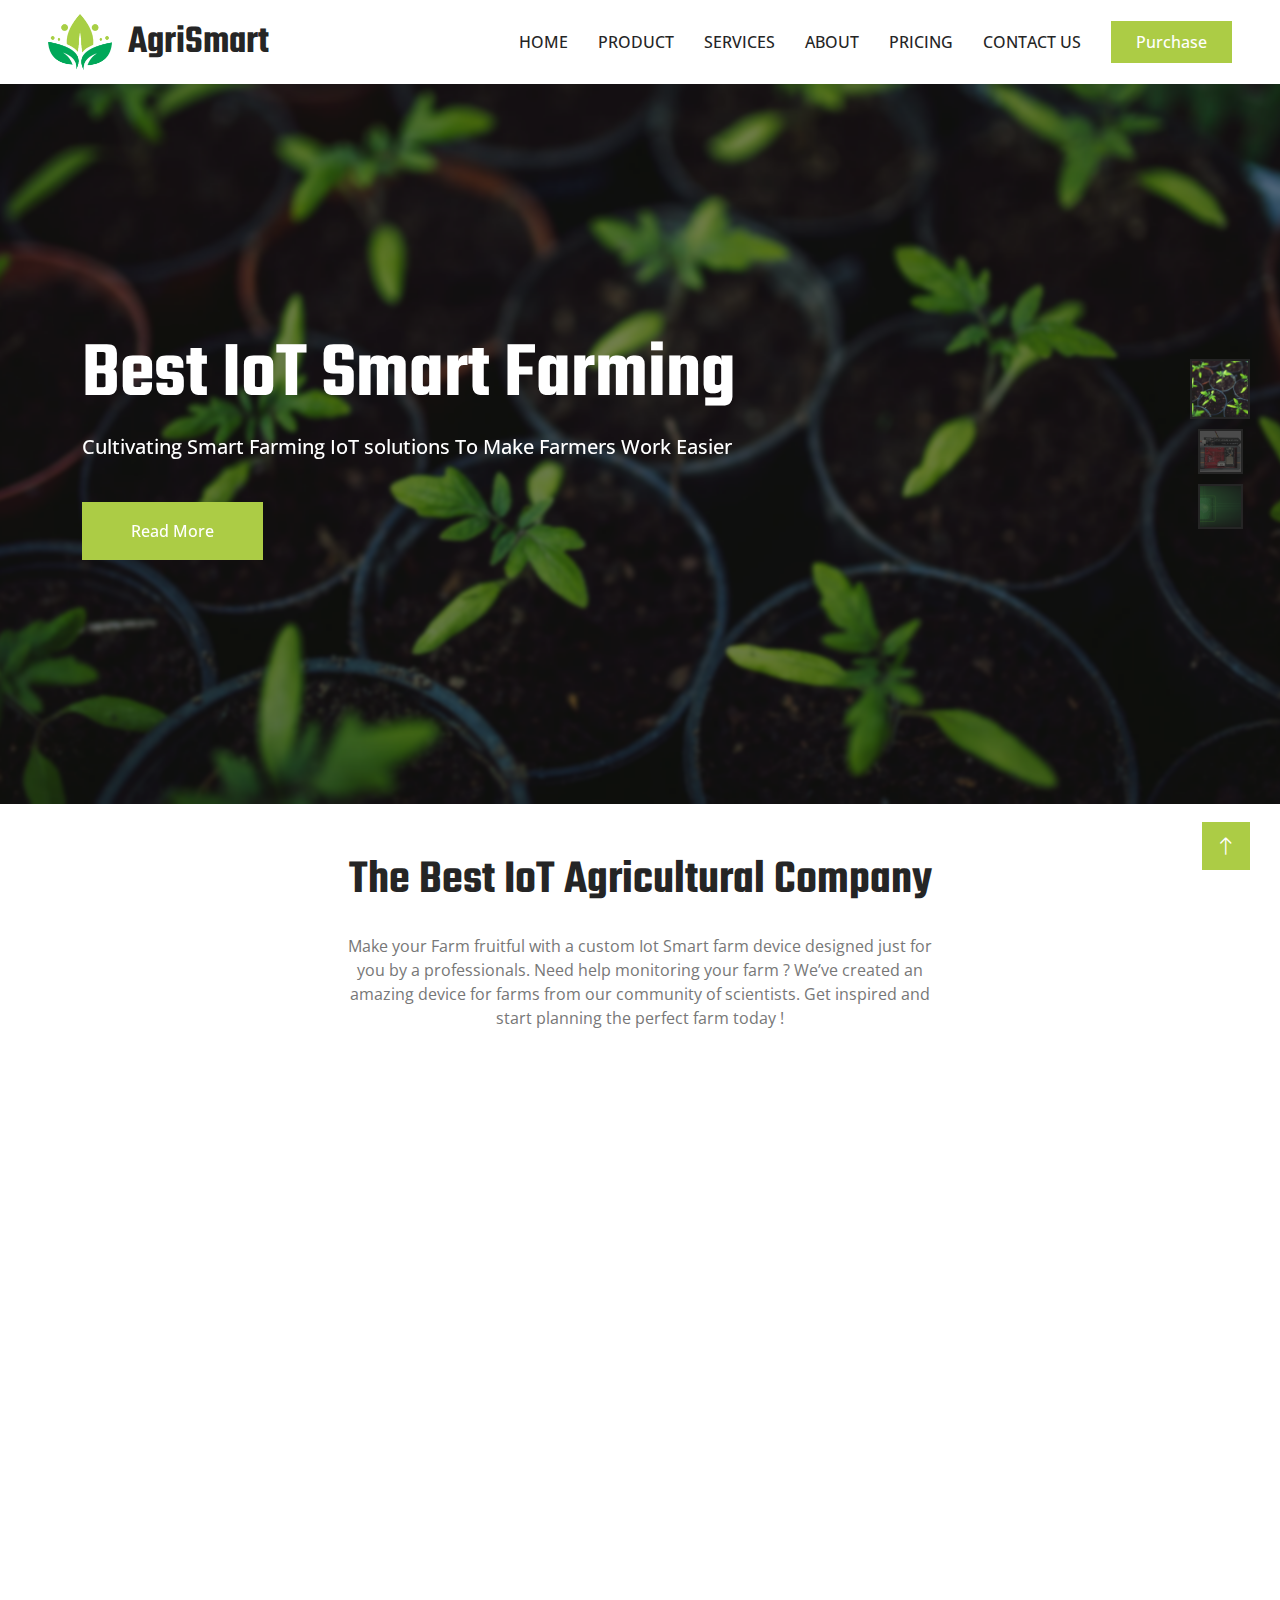
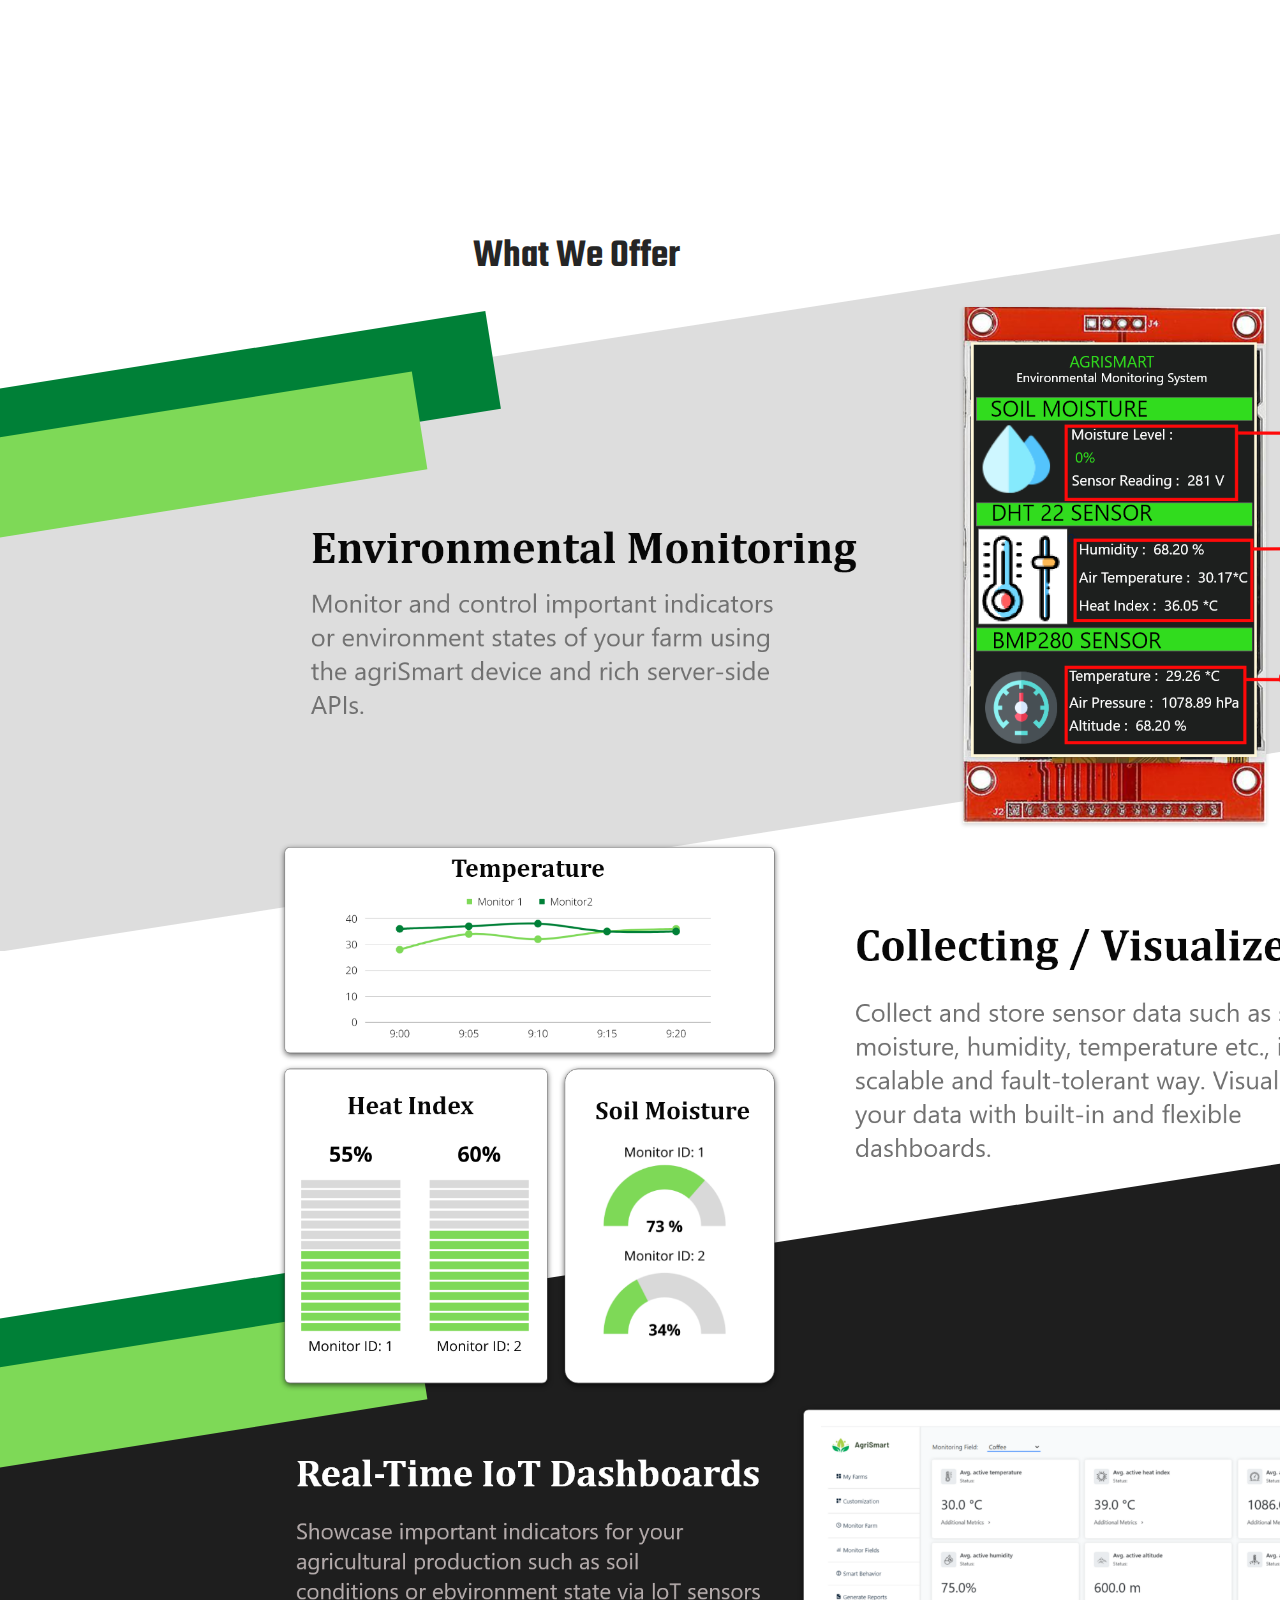
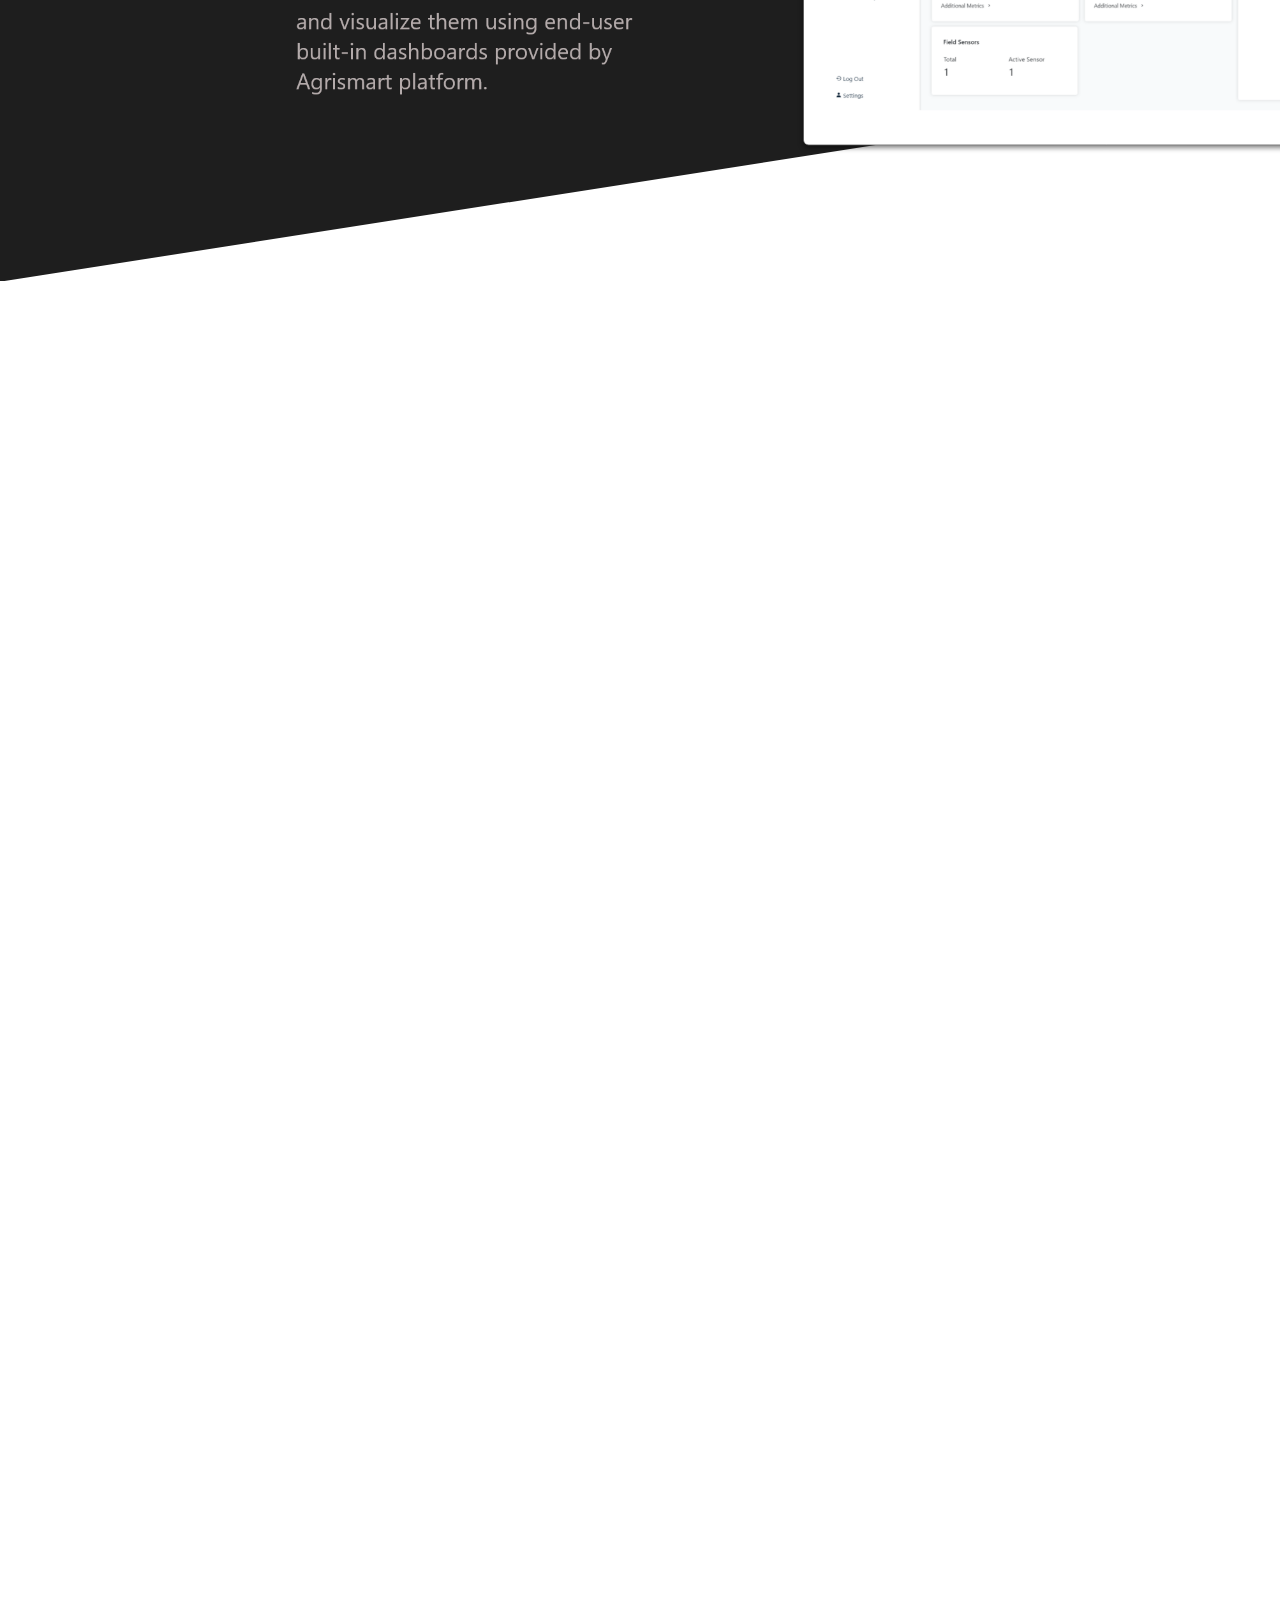
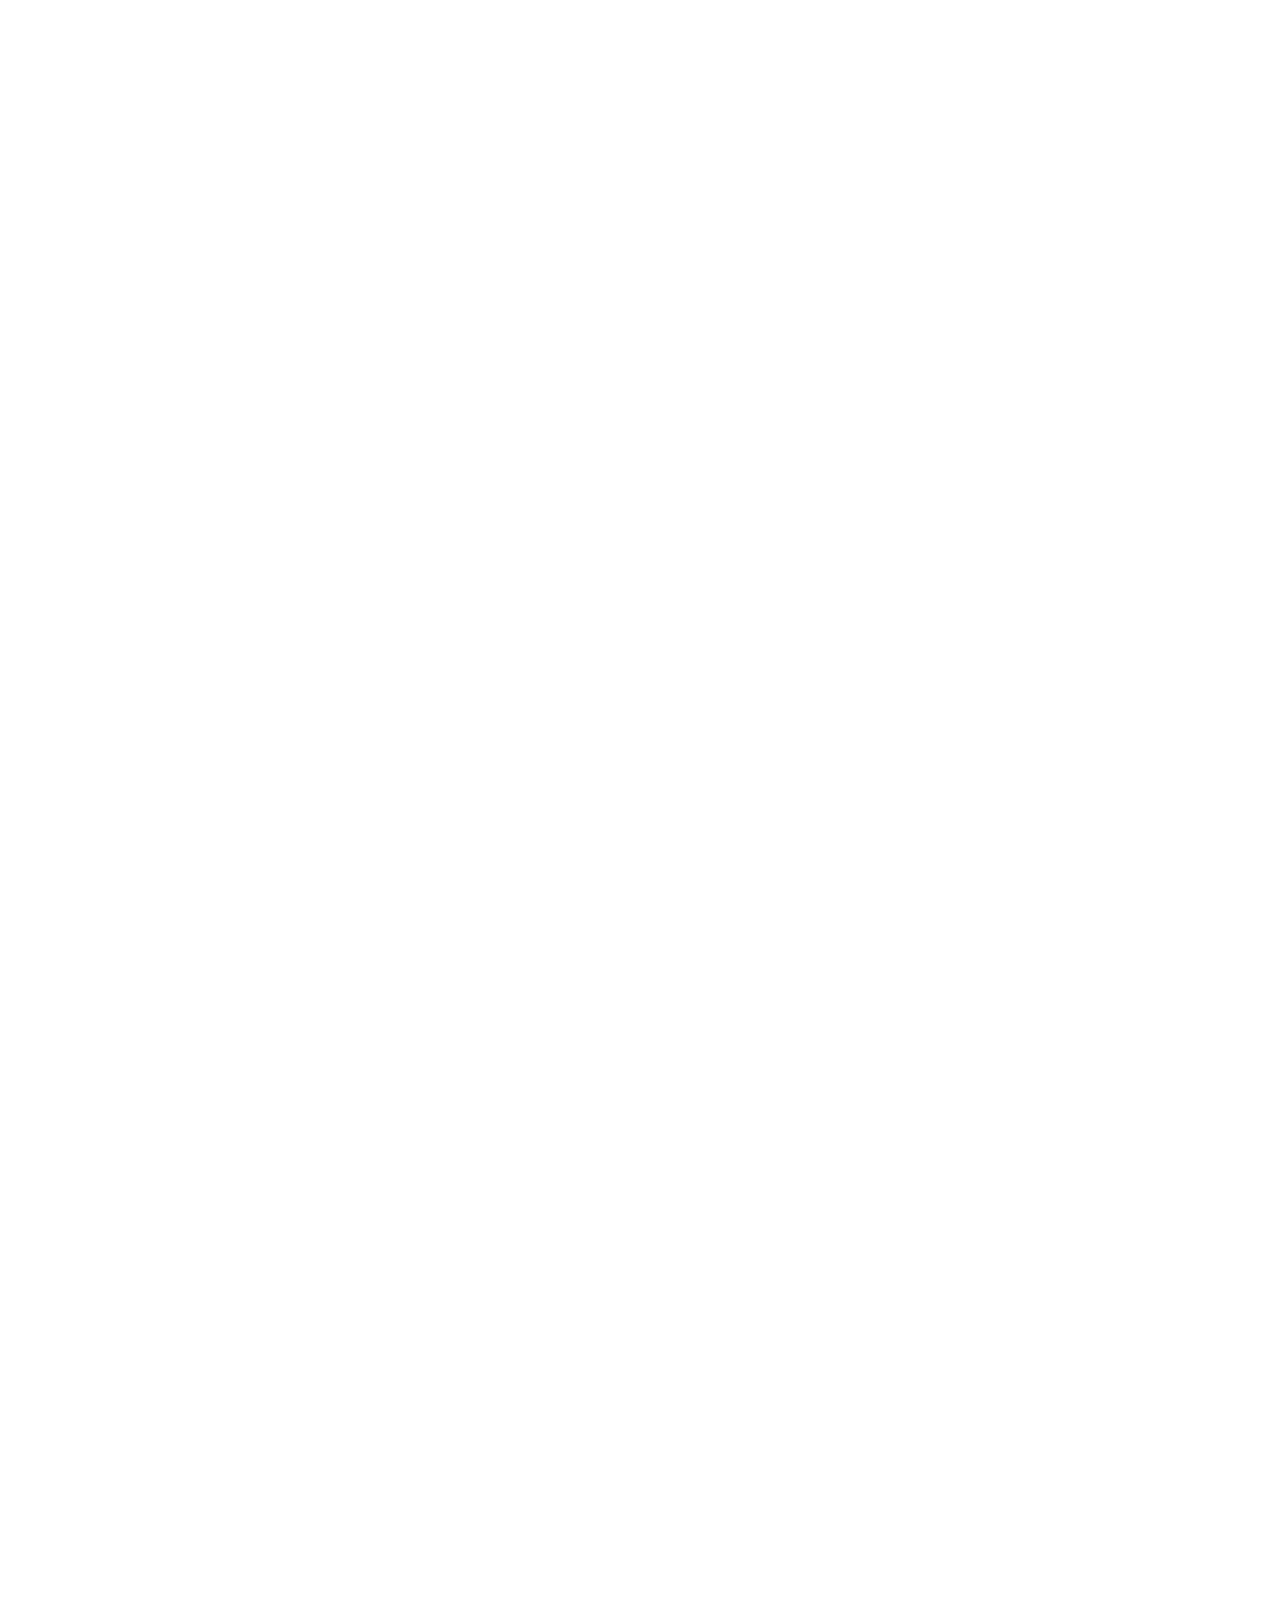
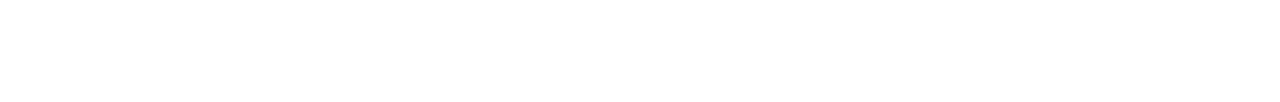
<file: index.html>
<!DOCTYPE html>
<html lang="en">

<head>
    <meta charset="utf-8">
    <title>AgriSmart- IoT Smart Farm Solutions</title>
    <meta content="width=device-width, initial-scale=1.0" name="viewport">
    <meta content="" name="keywords">
    <meta content="" name="description">

    <!-- Favicon -->
    <link href="img/favicon.ico" rel="icon">

    <!-- Google Web Fonts -->
    <link rel="preconnect" href="https://fonts.googleapis.com">
    <link rel="preconnect" href="https://fonts.gstatic.com" crossorigin>
    <link href="https://fonts.googleapis.com/css2?family=Open+Sans:wght@400;500;600&family=Teko:wght@400;500;600&display=swap" rel="stylesheet">

    <!-- Icon Font Stylesheet -->
    <link href="https://cdnjs.cloudflare.com/ajax/libs/font-awesome/5.10.0/css/all.min.css" rel="stylesheet">
    <link href="https://cdn.jsdelivr.net/npm/bootstrap-icons@1.4.1/font/bootstrap-icons.css" rel="stylesheet">

    <!-- Libraries Stylesheet -->
    <link href="lib/animate/animate.min.css" rel="stylesheet">
    <link href="lib/owlcarousel/assets/owl.carousel.min.css" rel="stylesheet">
    <link href="lib/tempusdominus/css/tempusdominus-bootstrap-4.min.css" rel="stylesheet" />

    <!-- Customized Bootstrap Stylesheet -->
    <link href="css/bootstrap.min.css" rel="stylesheet">

    <!-- Template Stylesheet -->
    <link href="css/style.css" rel="stylesheet">
</head>

<body>
    <!-- Spinner Start -->
    <div id="spinner" class="show bg-white position-fixed translate-middle w-100 vh-100 top-50 start-50 d-flex align-items-center justify-content-center">
        <div class="spinner-border position-relative " style="width: 6rem; height: 6rem;" role="status"></div>
        <img class="position-absolute top-50 start-50 translate-middle" style=" width: 64px; height: 64px;" src="img/icons/icon-1.png" alt="Icon">
    </div>
    <!-- Spinner End -->

    <!-- Navbar Start -->
    <nav class="navbar navbar-expand-lg bg-white navbar-light sticky-top py-lg-0 px-lg-5 wow fadeIn" data-wow-delay="0.1s">
        <a href="index.html" class="navbar-brand ms-4 ms-lg-0">
            <h1 class=" m-0"><img class="me-3" style=" width: 64px; height: 64px; color:black;" src="img/icons/icon-1.png" alt="Icon">AgriSmart</h1>
        </a>
        <button type="button" class="navbar-toggler me-4" data-bs-toggle="collapse" data-bs-target="#navbarCollapse">
            <span class="navbar-toggler-icon"></span>
        </button>
        <div class="collapse navbar-collapse" id="navbarCollapse">
            <div class="navbar-nav ms-auto p-4 p-lg-0">
                        <a href="index.html" class="nav-item nav-link">Home</a>
                        <a href="product.html" class="nav-item nav-link">Product</a>
                        <a href="service.html" class="nav-item nav-link">Services</a>
                        <a href="about.html" class="nav-item nav-link">About</a>
                        <a href="pricing.html" class="nav-item nav-link">Pricing</a>
                        <a href="contact.html" class="nav-item nav-link">Contact Us</a>
                    </div>
                    <a href="purchase.html" class="btn btn-primary py-2 px-4 d-none d-lg-block">Purchase</a>
                </div>
    </nav>
    <!-- Navbar End -->

    <!-- Carousel Start -->
    <div class="container-fluid p-0 pb-5 wow fadeIn" data-wow-delay="0.1s">
        <div class="owl-carousel header-carousel position-relative">
            <div class="owl-carousel-item position-relative" data-dot="<img src='img/carousel-1.png'>">
                <img class="img-fluid" src="img/carousel-1.png" alt="">
                <div class="owl-carousel-inner">
                    <div class="container">
                        <div class="row justify-content-start">
                            <div class="col-10 col-lg-8">
                                <h1 class="display-1 text-white animated slideInDown">Best IoT Smart Farming</h1>
                                <p class="fs-5 fw-medium text-white mb-4 pb-3">Cultivating Smart Farming IoT solutions To Make Farmers Work Easier</p>
                                <a href="index.html" class="btn btn-primary py-3 px-5 animated slideInLeft">Read More</a>
                            </div>
                        </div>
                    </div>
                </div>
            </div>
            <div class="owl-carousel-item position-relative" data-dot="<img src='img/carousel-2.png'>">
                <img class="img-fluid" src="img/carousel-2.png" alt="">
                <div class="owl-carousel-inner">
                    <div class="container">
                        <div class="row justify-content-start">
                            <div class="col-10 col-lg-8">
                                <h1 class="display-1 text-white animated slideInDown">Best Monitoring Device</h1>
                                <h1 class="display-1 text-white animated slideInDown">The AgriMonitor</h1>
                                <p class="fs-5 fw-medium text-white mb-4 pb-3">Redefining Agriculture With a New Perspective </p>
                                <a href="product.html" class="btn btn-primary py-3 px-5 animated slideInLeft">Read More</a>
                            </div>
                        </div>
                    </div>
                </div>
            </div>
            <div class="owl-carousel-item position-relative" data-dot="<img src='img/carousel-3.png'>">
                <img class="img-fluid"  src="img/carousel-3.png" alt="">
                <div class="owl-carousel-inner">
                    <div class="container">
                        <div class="row justify-content-start">
                            <div class="col-10 col-lg-8">
                                <h1 class="display-1 text-white animated slideInDown">Best AI Farming Solution Services</h1>
                                <p class="fs-5 fw-medium text-white mb-4 pb-3">AI systems that help to improve the overall quality of your farms</p>
                                <a href="service.html" class="btn btn-primary py-3 px-5 animated slideInLeft">Read More</a>
                            </div>
                        </div>
                    </div>
                </div>
            </div>
        </div>
    </div>
    <!-- Carousel End -->

    <!-- Attention Grabber Start -->
    <div class="text-center mx-auto mb-5 wow fadeInUp" data-wow-delay="0.1s" style="max-width: 600px;">
        <h1 class="display-5 mb-4">The Best IoT Agricultural Company</h1>
        <p>Make your Farm fruitful with a custom Iot Smart farm device designed just for you by a professionals. Need help monitoring your farm ? We’ve created an amazing device for farms from our community of scientists. Get inspired and start planning the perfect farm today !</p>
    </div>
    <!-- Attention Grabber End -->


    <!-- What We Offer Start -->
    <div class="container-xxl py-5">
        <div class="container">
            <div class="row g-5">
                <div class="col-lg-6 wow fadeIn" data-wow-delay="0.1s">
                    <div class="about-img">
                        <img class="img-fluid" src="img/about-1.jpg" alt="">
                        <img class="img-fluid" src="img/about-2.jpg" alt="">
                    </div>
                </div>
                <div class="col-lg-6 wow fadeIn" data-wow-delay="0.5s">
                    <h4 class="section-title">What We Offer</h4>
                    <h1 class="display-5 mb-4">A Innovative Smart Agricultural Company For Your Dream Farms</h1>
                    <p>Our smart farming IoT solutions are designed to optimize the entire agricultural ecosystem. We create technical solutions that stand up to harsh operating conditions, increase productivity and output, while reducing cost and waste.</p>
                    <p class="mb-4">We promote sustainability through increasing healthy crop yield, optimizing operations and processes, while providing crop recommmendation, diagnosis and monitoring.</p>
                    <div class="d-flex align-items-center mb-5">
                        <div class="d-flex flex-shrink-0 align-items-center justify-content-center border border-5 border-primary" style="width: 120px; height: 120px;">
                            <h2 class="display-1 mb-n2" data-toggle="counter-up">90</h2> <p>%</p>
                        </div>
                        <div class="ps-4">
                            <h3>Crop</h3>
                            <h3>Yeild</h3>
                            <h3 class="mb-0">Accuracy</h3>
                        </div>
                    </div>
                </div>
            </div>
        </div>
    </div>
    <!-- What We Offer End -->

    <!-- Details Start-->
    <h1 class="title" style="position: absolute; right: 600px; padding-top: 50px;">What We Offer</h1>
    <div class="bg-2">
        <img src="img/home.png" style="width: 1225px; float: right; padding-top: 120px;" >
    </div>
    <br><br><br><br><br><br>
    <div class="bg-1">
    </div>
    <br>
    <!-- Details End-->

    <!-- Service Start -->
    <div class="container-xxl project py-5">
        <div class="container">
            <div class="text-center mx-auto mb-5 wow fadeInUp" data-wow-delay="0.1s" style="max-width: 600px;">
                <h4 class="section-title">Our Servies</h4>
                <h1 class="display-5 mb-4">Innovative Agricultural Monitoring Services</h1>
            </div>
            <div class="row g-4 wow fadeInUp" data-wow-delay="0.3s">
                <div class="col-lg-4">
                    <div class="nav nav-pills d-flex justify-content-between w-100 h-100 me-4">
                        <button class="nav-link w-100 d-flex align-items-center text-start p-4 mb-4 active" data-bs-toggle="pill" data-bs-target="#tab-pane-1" type="button">
                            <h3 class="m-0">01. Environmental Monitoring</h3>
                        </button>
                        <button class="nav-link w-100 d-flex align-items-center text-start p-4 mb-4" data-bs-toggle="pill" data-bs-target="#tab-pane-2" type="button">
                            <h3 class="m-0">02. Crop Recommendation Artificial Intellegence</h3>
                        </button>
                        <button class="nav-link w-100 d-flex align-items-center text-start p-4 mb-4" data-bs-toggle="pill" data-bs-target="#tab-pane-3" type="button">
                            <h3 class="m-0">03. Smart Image Diagnosis Artificial Intellegence</h3>
                        </button>
                    </div>
                </div>
                <div class="col-lg-8">
                    <div class="tab-content w-100">
                        <div class="tab-pane fade show active" id="tab-pane-1">
                            <div class="row g-4">
                                <div class="col-md-6" style="min-height: 350px;">
                                    <div class="position-relative h-100">
                                        <img class="position-absolute img-fluid w-100 h-100" src="img/monitor.png"
                                            style="object-fit: cover;" alt="">
                                    </div>
                                </div>
                                <div class="col-md-6">
                                    <h1 class="mb-3">Environmental Monitoring</h1>
                                    <p class="mb-4">Monitor the environment in which you crops grow with the AgriMonitor. Giving you full control of your farm with the outcome being fruitful results. With the AgriMonitor and our website, you can manage your farm from anywhere in the world. This is acheived by using our web streaming dashboards. What are you waiting for purchase your AgriMonitors today!</p>
                                    <p><i class="fa fa-check text-primary me-3"></i>Monitor Soil Moisture</p>
                                    <p><i class="fa fa-check text-primary me-3"></i>Monitor Temperature</p>
                                    <p><i class="fa fa-check text-primary me-3"></i>Monitor Humidity</p>
                                </div>
                            </div>
                        </div>
                        <div class="tab-pane fade" id="tab-pane-2">
                            <div class="row g-4">
                                <div class="col-md-6" style="min-height: 350px;">
                                    <div class="position-relative h-100">
                                        <img class="position-absolute img-fluid w-100 h-100" src="img/AI-2.jpeg"
                                            style="object-fit: cover;" alt="">
                                    </div>
                                </div>
                                <div class="col-md-6">
                                    <h1 class="mb-3">Crop Recommendation AI</h1>
                                    <p class="mb-4">Our crop recommendation artificial intellegence gives farmers a good idea as to what environment a crop grows best in. Dont know what crop to grow in your area? use our Crop Recommender to tell you the exact crop you need.
                                        </p>
                                    <p><i class="fa fa-check text-primary me-3"></i>Makes Farming Easier</p>
                                    <p><i class="fa fa-check text-primary me-3"></i>Crop Recommendations</p>
                                </div>
                            </div>
                        </div>
                        <div class="tab-pane fade" id="tab-pane-3">
                            <div class="row g-4">
                                <div class="col-md-6" style="min-height: 350px;">
                                    <div class="position-relative h-100">
                                        <img class="position-absolute img-fluid w-100 h-100" src="img/AI-1.jpg"
                                            style="object-fit: cover;" alt="">
                                    </div>
                                </div>
                                <div class="col-md-6">
                                    <h1 class="mb-3"> Smart Image Diagnosis AI</h1>
                                    <p class="mb-4">Our smart image diagnosis artificial intellegence gives farmers the oppurtunity to diagnose crops with a disease early. Dont know what is causing your crop to wither? use our Smart Image Diagnosis AI to identify your crops diseases and give you treatment methods.</p>
                                    <p><i class="fa fa-check text-primary me-3"></i>Diagnosis Crops with Image</p>
                                    <p><i class="fa fa-check text-primary me-3"></i>List Symptoms</p>
                                    <p><i class="fa fa-check text-primary me-3"></i>Gives Treatment Methods</p>
                                </div>
                            </div>
                        </div>
                    </div>
                </div>
            </div>
        </div>
    </div>
    <!-- Service End -->


      <!-- Feature Start -->
      <div class="container-xxl py-5">
        <div class="container">
            <div class="row g-5">
                <div class="col-lg-6 wow fadeInUp" data-wow-delay="0.1s">
                    <h4 class="section-title">Why Choose Us!</h4>
                    <h1 class="display-5 mb-4">Why You Should Trust Us? Learn More About Us!</h1>
                    <p class="mb-4">Because all agribusinesses in the world are diverse and every client is different, we see ourselves as a partner who gives customized and objective solutions for each of our clients. We know there is no “one size fits all” and we take our time to analyse each specific case to come up with exactly the solution your agribusiness needs at that moment in time.</p>
                    <div class="row g-4">
                        <div class="col-12">
                            <div class="d-flex align-items-start">
                                <img class="flex-shrink-0" src="img/icons/icon-2.png" alt="Icon">
                                <div class="ms-4">
                                    <h3>Design Approach</h3>
                                    <p class="mb-0">AgriSmart designed and embedded and software system that is easy to use and give wonderful results.</p>
                                </div>
                            </div>
                        </div>
                        <div class="col-12">
                            <div class="d-flex align-items-start">
                                <img class="flex-shrink-0" src="img/icons/icon-3.png" alt="Icon">
                                <div class="ms-4">
                                    <h3>Innovative Solutions</h3>
                                    <p class="mb-0">AgriSmart is a IoT agricultural Company formed to provide professional services in Environmental Monitoring, Crop Reccomendations, and Smart Image Diagnosis for your farms.</p>
                                </div>
                            </div>
                        </div>
                        <div class="col-12">
                            <div class="d-flex align-items-start">
                                <img class="flex-shrink-0" src="img/icons/icon-4.png" alt="Icon">
                                <div class="ms-4">
                                    <h3>Project Management</h3>
                                    <p class="mb-0">AgriSmart provides helpful services and advice in  initiating, planning, executing, monitoring and controlling your farms.</p>
                                </div>
                            </div>
                        </div>
                    </div>
                </div>
                <div class="col-lg-6 wow fadeInUp" data-wow-delay="0.5s">
                    <div class="feature-img">
                        <img class="img-fluid" src="img/about-2.jpg" alt="">
                        <img class="img-fluid" src="img/about-1.jpg" alt="">
                    </div>
                </div>
            </div>
        </div>
    </div>
    <!-- Feature End -->

    <!-- Team Start -->
    <div class="container-xxl py-5">
        <div class="container">
            <div class="text-center mx-auto mb-5 wow fadeInUp" data-wow-delay="0.1s" style="max-width: 600px;">
                <h4 class="section-title">Team Members</h4>
                <h1 class="display-5 mb-4">We Are Smart Agricultural Team For Your Dream Farm</h1>
            </div>
            <div class="row g-0 team-items">
                <div class="col-lg-3 col-md-6 wow fadeInUp" data-wow-delay="0.1s">
                    <div class="team-item position-relative">
                        <div class="position-relative">
                            <img class="img-fluid" src="img/team-1.png" alt="">
                            <div class="team-social text-center">
                                <a class="btn btn-square" href=""><i class="fab fa-facebook-f"></i></a>
                                <a class="btn btn-square" href=""><i class="fab fa-twitter"></i></a>
                                <a class="btn btn-square" href=""><i class="fab fa-instagram"></i></a>
                            </div>
                        </div>
                        <div class="bg-light text-center p-4">
                            <h3 class="mt-2">Demitri Grant</h3>
                            <span class="text-primary">Team Lead/ Developer & UI Designer</span>
                        </div>
                    </div>
                </div>
                <div class="col-lg-3 col-md-6 wow fadeInUp" data-wow-delay="0.3s">
                    <div class="team-item position-relative">
                        <div class="position-relative">
                            <img class="img-fluid" src="img/team-2.png" alt="">
                            <div class="team-social text-center">
                                <a class="btn btn-square" href=""><i class="fab fa-facebook-f"></i></a>
                                <a class="btn btn-square" href=""><i class="fab fa-twitter"></i></a>
                                <a class="btn btn-square" href=""><i class="fab fa-instagram"></i></a>
                            </div>
                        </div>
                        <div class="bg-light text-center p-4">
                            <h3 class="mt-2">Kajae Page</h3>
                            <span class="text-primary">Electronical Engineer/ Developer</span>
                        </div>
                    </div>
                </div>
                <div class="col-lg-3 col-md-6 wow fadeInUp" data-wow-delay="0.5s">
                    <div class="team-item position-relative">
                        <div class="position-relative">
                            <img class="img-fluid" src="img/team-3.png" alt="">
                            <div class="team-social text-center">
                                <a class="btn btn-square" href=""><i class="fab fa-facebook-f"></i></a>
                                <a class="btn btn-square" href=""><i class="fab fa-twitter"></i></a>
                                <a class="btn btn-square" href=""><i class="fab fa-instagram"></i></a>
                            </div>
                        </div>
                        <div class="bg-light text-center p-4">
                            <h3 class="mt-2">Errol Green</h3>
                            <span class="text-primary">Developer/ Data Analyst</span>
                        </div>
                    </div>
                </div>
                <div class="col-lg-3 col-md-6 wow fadeInUp" data-wow-delay="0.7s">
                    <div class="team-item position-relative">
                        <div class="position-relative">
                            <img class="img-fluid" src="img/team-4.png" alt="">
                            <div class="team-social text-center">
                                <a class="btn btn-square" href=""><i class="fab fa-facebook-f"></i></a>
                                <a class="btn btn-square" href=""><i class="fab fa-twitter"></i></a>
                                <a class="btn btn-square" href=""><i class="fab fa-instagram"></i></a>
                            </div>
                        </div>
                        <div class="bg-light text-center p-4">
                            <h3 class="mt-2">Nathan Beecher</h3>
                            <span class="text-primary">Developer/ Data Analyst</span>
                        </div>
                    </div>
                </div>
            </div>
        </div>
    </div>
    <!-- Team End -->


    <!-- Purchase Start -->
    <div class="container-xxl py-5">
        <div class="container">
            <div class="row g-5">
                <div class="col-lg-6 wow fadeInUp" data-wow-delay="0.1s">
                    <h4 class="section-title">Purchase</h4>
                    <h1 class="display-5 mb-4">Make A Purchase To Start Your Dream Farm</h1>
                    <p class="mb-4">Purchase and Cultivate your own Smart Farm. Our Products will not only elevate your farming experience but boost productivity and crop yeilds. What are you waitiing for, purchase your Agrimonitors today!</p>
                    <div class="row g-4">
                        <div class="col-12">
                            <div class="d-flex">
                                <div class="d-flex flex-shrink-0 align-items-center justify-content-center bg-light" style="width: 65px; height: 65px;">
                                    <i class="fa fa-2x fa-phone-alt text-primary"></i>
                                </div>
                                <div class="ms-4">
                                    <p class="mb-2">Call Us Now</p>
                                    <h3 class="mb-0">+1(876) 345-6789</h3>
                                </div>
                            </div>
                        </div>
                        <div class="col-12">
                            <div class="d-flex">
                                <div class="d-flex flex-shrink-0 align-items-center justify-content-center bg-light" style="width: 65px; height: 65px;">
                                    <i class="fa fa-2x fa-envelope-open text-primary"></i>
                                </div>
                                <div class="ms-4">
                                    <p class="mb-2">Mail Us Now</p>
                                    <h3 class="mb-0">AgriSmart@gmail.com</h3>
                                </div>
                            </div>
                        </div>
                    </div>
                </div>
                <div class="col-lg-6 wow fadeInUp" data-wow-delay="0.5s" style="margin-top: 100px;">
                    <div class="row g-3">
                        <div class="col-12 col-sm-6">
                            <input type="text" class="form-control" placeholder="Your Name" style="height: 55px;">
                        </div>
                        <div class="col-12 col-sm-6">
                            <input type="email" class="form-control" placeholder="Your Email" style="height: 55px;">
                        </div>
                        <div class="col-12 col-sm-6">
                            <input type="text" class="form-control" placeholder="Your Mobile" style="height: 55px;">
                        </div>
                        <div class="col-12 col-sm-6">
                            <select class="form-select" style="height: 55px;">
                                <option selected>Service Choice</option>
                                <option value="1">AgriSmart Basic</option>
                                <option value="2">AgriSmart Pro</option>
                                <option value="3">AgriSmart Enterprise</option>
                            </select>
                        </div>
                        <div class="col-12">
                            <textarea class="form-control" rows="5" placeholder="Message"></textarea>
                        </div>
                        <div class="col-12">
                            <button class="btn btn-primary w-100 py-3" type="submit">Make Purchase</button>
                        </div>
                    </div>
                </div>
            </div>
        </div>
    </div>
    <!-- Purchase End -->

    <!-- Footer Start -->
  <div class="container-fluid bg-dark text-body footer pt-5 px-0 wow fadeIn" data-wow-delay="0.1s">
    <div class="container-fluid copyright">
        <div class="container">
            <div class="row">
                <div class="col-md-6 text-center text-md-start mb-3 mb-md-0">
                    &copy; <a href="#">AgriSmart</a>, All Right Reserved.
                </div>
                <div class="col-md-6 text-center text-md-end">
                    Designed By <a>AgriSmart</a>
                </div>
            </div>
        </div>
    </div>
</div>
<!-- Footer End -->


    <!-- Back to Top -->
    <a href="#" class="btn btn-lg btn-primary btn-lg-square back-to-top"><i class="bi bi-arrow-up"></i></a>


    <!-- JavaScript Libraries -->
    <script src="https://code.jquery.com/jquery-3.4.1.min.js"></script>
    <script src="https://cdn.jsdelivr.net/npm/bootstrap@5.0.0/dist/js/bootstrap.bundle.min.js"></script>
    <script src="lib/wow/wow.min.js"></script>
    <script src="lib/easing/easing.min.js"></script>
    <script src="lib/waypoints/waypoints.min.js"></script>
    <script src="lib/counterup/counterup.min.js"></script>
    <script src="lib/owlcarousel/owl.carousel.min.js"></script>
    <script src="lib/tempusdominus/js/moment.min.js"></script>
    <script src="lib/tempusdominus/js/moment-timezone.min.js"></script>
    <script src="lib/tempusdominus/js/tempusdominus-bootstrap-4.min.js"></script>

    <!-- Template Javascript -->
    <script src="js/main.js"></script>
</body>

</html>
</file>
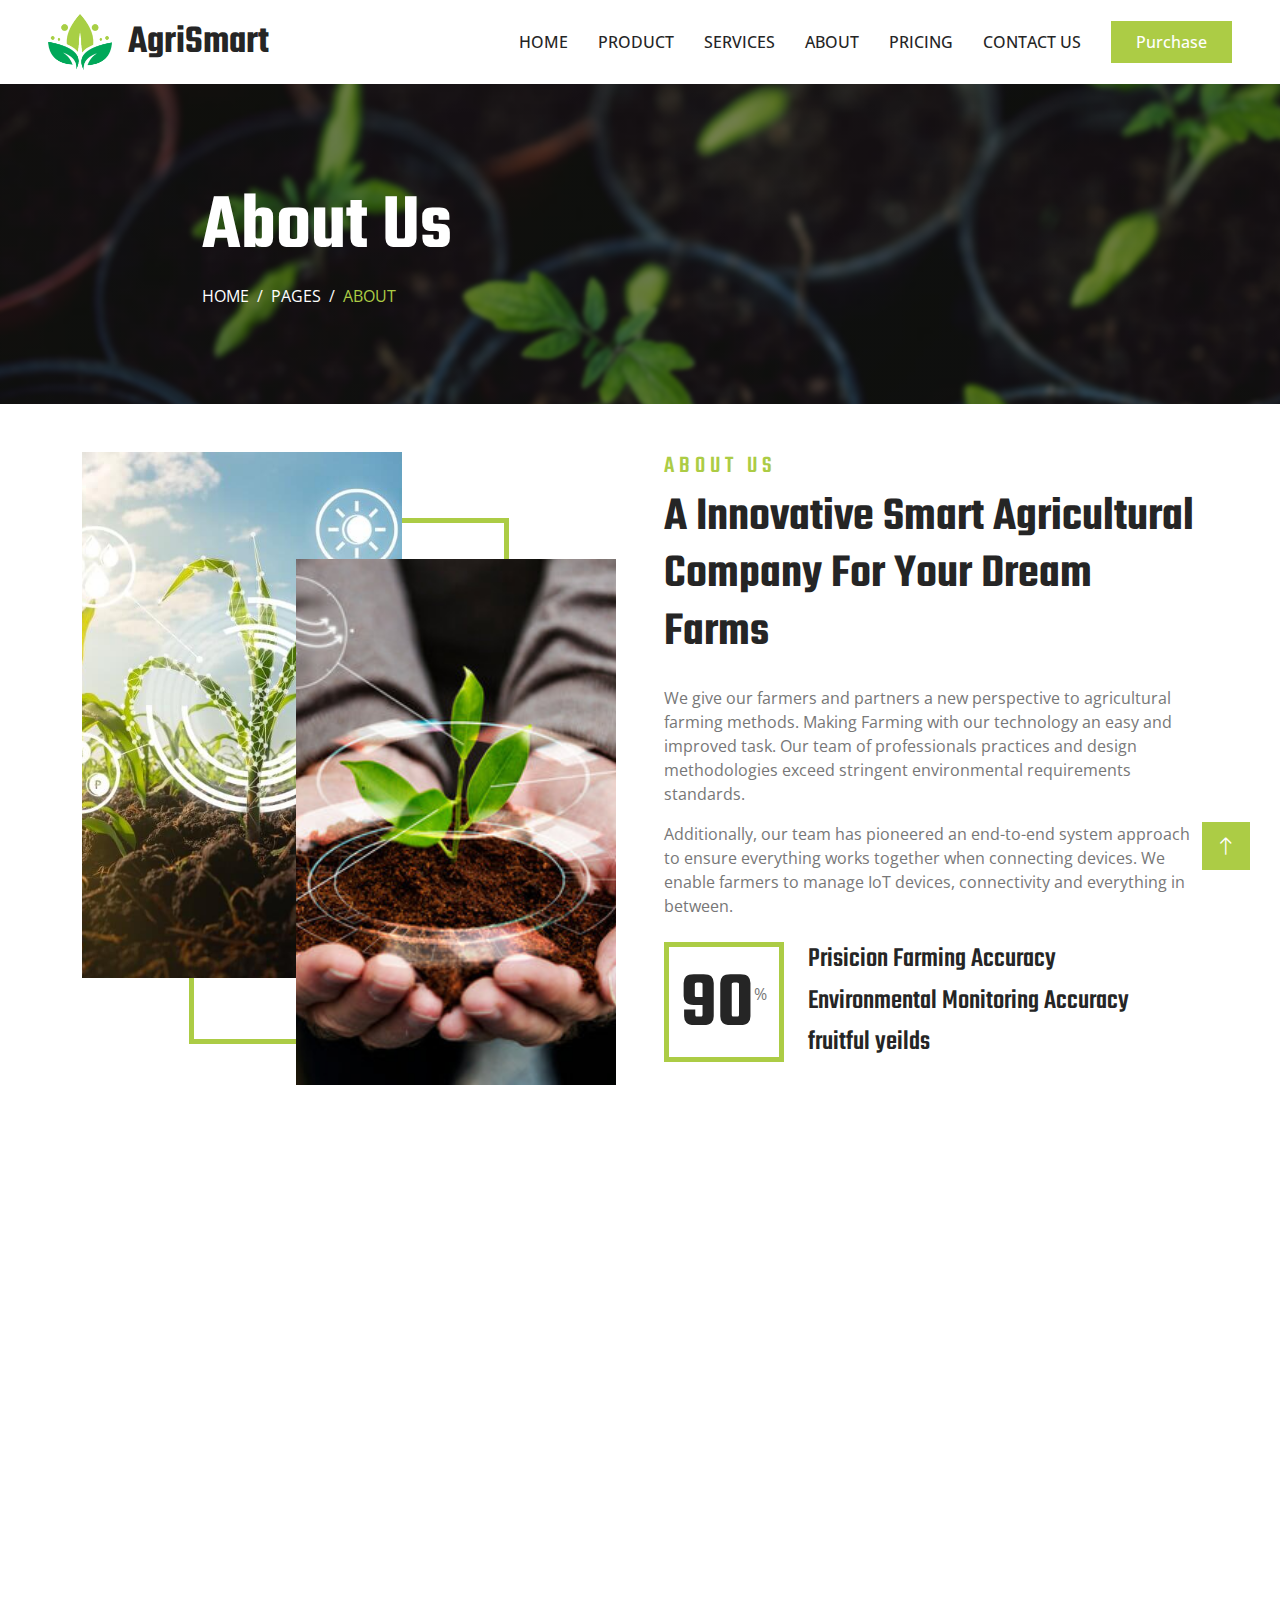
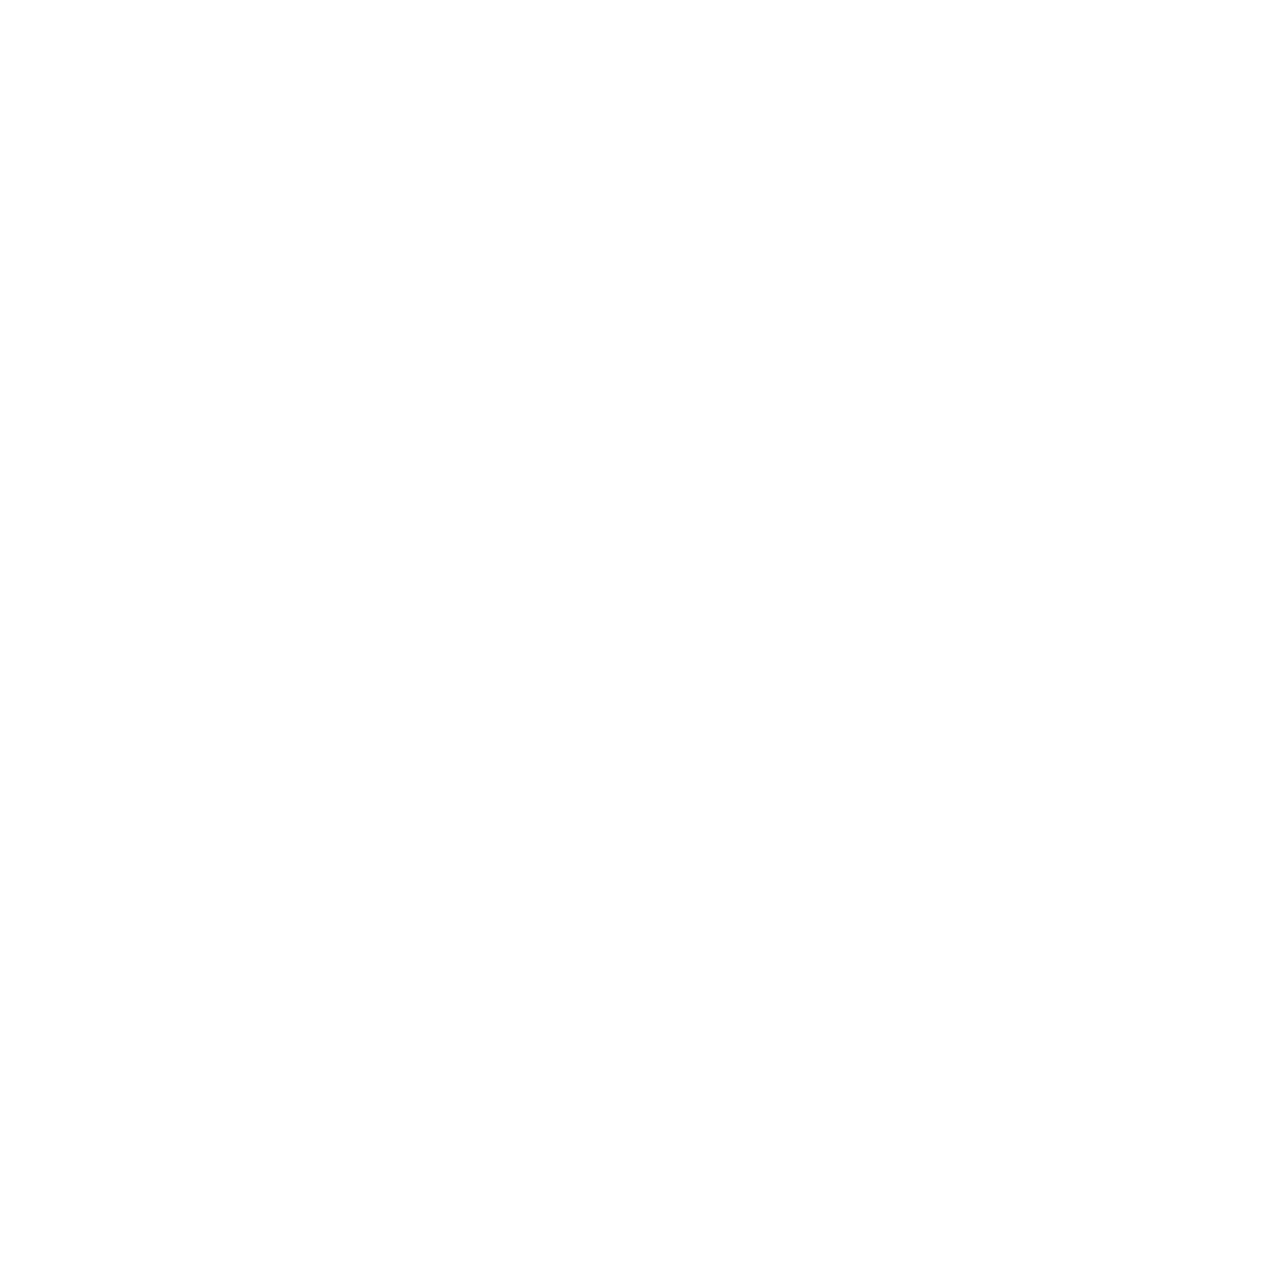
<file: about.html>
<!DOCTYPE html>
<html lang="en">

<head>
    <meta charset="utf-8">
    <title>AgriSmart- IoT Smart Farm Solutions</title>
    <meta content="width=device-width, initial-scale=1.0" name="viewport">
    <meta content="" name="keywords">
    <meta content="" name="description">

    <!-- Favicon -->
    <link href="img/favicon.ico" rel="icon">

    <!-- Google Web Fonts -->
    <link rel="preconnect" href="https://fonts.googleapis.com">
    <link rel="preconnect" href="https://fonts.gstatic.com" crossorigin>
    <link href="https://fonts.googleapis.com/css2?family=Open+Sans:wght@400;500;600&family=Teko:wght@400;500;600&display=swap" rel="stylesheet">

    <!-- Icon Font Stylesheet -->
    <link href="https://cdnjs.cloudflare.com/ajax/libs/font-awesome/5.10.0/css/all.min.css" rel="stylesheet">
    <link href="https://cdn.jsdelivr.net/npm/bootstrap-icons@1.4.1/font/bootstrap-icons.css" rel="stylesheet">

    <!-- Libraries Stylesheet -->
    <link href="lib/animate/animate.min.css" rel="stylesheet">
    <link href="lib/owlcarousel/assets/owl.carousel.min.css" rel="stylesheet">
    <link href="lib/tempusdominus/css/tempusdominus-bootstrap-4.min.css" rel="stylesheet" />

    <!-- Customized Bootstrap Stylesheet -->
    <link href="css/bootstrap.min.css" rel="stylesheet">

    <!-- Template Stylesheet -->
    <link href="css/style.css" rel="stylesheet">
</head>

<body>
    <!-- Spinner Start -->
    <div id="spinner" class="show bg-white position-fixed translate-middle w-100 vh-100 top-50 start-50 d-flex align-items-center justify-content-center">
        <div class="spinner-border position-relative " style="width: 6rem; height: 6rem;" role="status"></div>
        <img class="position-absolute top-50 start-50 translate-middle" style=" width: 64px; height: 64px;" src="img/icons/icon-1.png" alt="Icon">
    </div>
    <!-- Spinner End -->


    <!-- Navbar Start -->
    <nav class="navbar navbar-expand-lg bg-white navbar-light sticky-top py-lg-0 px-lg-5 wow fadeIn" data-wow-delay="0.1s">
        <a href="index.html" class="navbar-brand ms-4 ms-lg-0">
            <h1 class=" m-0"><img class="me-3" style=" width: 64px; height: 64px; color:black;" src="img/icons/icon-1.png" alt="Icon">AgriSmart</h1>
        </a>
        <button type="button" class="navbar-toggler me-4" data-bs-toggle="collapse" data-bs-target="#navbarCollapse">
            <span class="navbar-toggler-icon"></span>
        </button>
        <div class="collapse navbar-collapse" id="navbarCollapse">
            <div class="navbar-nav ms-auto p-4 p-lg-0">
                <a href="index.html" class="nav-item nav-link">Home</a>
                <a href="product.html" class="nav-item nav-link">Product</a>
                <a href="service.html" class="nav-item nav-link">Services</a>
                <a href="about.html" class="nav-item nav-link">About</a>
                <a href="pricing.html" class="nav-item nav-link">Pricing</a>
                <a href="contact.html" class="nav-item nav-link">Contact Us</a>
            </div>
            <a href="purchase.html" class="btn btn-primary py-2 px-4 d-none d-lg-block">Purchase</a>
        </div>
    </nav>
    <!-- Navbar End -->


    <!-- Page Header Start -->
    <div class="headerimg">
    <div class="container-fluid page-header py-5 mb-5 wow fadeIn" data-wow-delay="0.1s">
        <div class="container py-5">
            <h1 class="display-1 text-white animated slideInDown">About Us</h1>
            <nav aria-label="breadcrumb animated slideInDown">
                <ol class="breadcrumb text-uppercase mb-0">
                    <li class="breadcrumb-item"><a class="text-white" href="#">Home</a></li>
                    <li class="breadcrumb-item"><a class="text-white" href="#">Pages</a></li>
                    <li class="breadcrumb-item text-primary active" aria-current="page">About</li>
                </ol>
            </nav>
        </div>
    </div>
    </div>
    <!-- Page Header End -->


    <!-- About Start -->
    <div class="container-xxl py-5">
        <div class="container">
            <div class="row g-5">
                <div class="col-lg-6 wow fadeIn" data-wow-delay="0.1s">
                    <div class="about-img">
                        <img class="img-fluid" src="img/about-1.jpg" alt="">
                        <img class="img-fluid" src="img/about-2.jpg" alt="">
                    </div>
                </div>
                <div class="col-lg-6 wow fadeIn" data-wow-delay="0.5s">
                    <h4 class="section-title">About Us</h4>
                    <h1 class="display-5 mb-4">A Innovative Smart Agricultural Company For Your Dream Farms</h1>
                    <p>We give our farmers and partners a new perspective to agricultural farming methods. Making Farming with our technology an easy and improved task. Our team of professionals practices and design methodologies exceed stringent environmental requirements standards.</p>
                    <p class="mb-4">Additionally, our team has pioneered an end-to-end system approach to ensure everything works together when connecting devices. We enable farmers to manage IoT devices, connectivity and everything in between.</p>
                    <div class="d-flex align-items-center mb-5">
                        <div class="d-flex flex-shrink-0 align-items-center justify-content-center border border-5 border-primary" style="width: 120px; height: 120px;">
                            <h1 class="display-1 mb-n2" data-toggle="counter-up">90</h1><p>%</p>
                        </div>
                        <div class="ps-4">
                            <h3>Prisicion Farming Accuracy</h3>
                            <h3>Environmental Monitoring Accuracy</h3>
                            <h3 class="mb-0">fruitful yeilds</h3>
                        </div>
                    </div>
                </div>
            </div>
        </div>
    </div>
    <!-- About End -->


    <!-- Feature Start -->
    <div class="container-xxl py-5">
        <div class="container">
            <div class="row g-5">
                <div class="col-lg-6 wow fadeInUp" data-wow-delay="0.1s">
                    <h4 class="section-title">Why Choose Us!</h4>
                    <h1 class="display-5 mb-4">Why You Should Trust Us? Learn More About Us!</h1>
                    <p class="mb-4">Because all agribusinesses in the world are diverse and every client is different, we see ourselves as a partner who gives customized and objective solutions for each of our clients. We know there is no “one size fits all” and we take our time to analyse each specific case to come up with exactly the solution your agribusiness needs at that moment in time.</p>
                    <div class="row g-4">
                        <div class="col-12">
                            <div class="d-flex align-items-start">
                                <img class="flex-shrink-0" src="img/icons/icon-2.png" alt="Icon">
                                <div class="ms-4">
                                    <h3>Design Approach</h3>
                                    <p class="mb-0">AgriSmart designed and embedded and software system that is easy to use and give wonderful results.</p>
                                </div>
                            </div>
                        </div>
                        <div class="col-12">
                            <div class="d-flex align-items-start">
                                <img class="flex-shrink-0" src="img/icons/icon-3.png" alt="Icon">
                                <div class="ms-4">
                                    <h3>Innovative Solutions</h3>
                                    <p class="mb-0">AgriSmart is a IoT agricultural Company formed to provide professional services in Environmental Monitoring, Crop Reccomendations, and Smart Image Diagnosis for your farms.</p>
                                </div>
                            </div>
                        </div>
                        <div class="col-12">
                            <div class="d-flex align-items-start">
                                <img class="flex-shrink-0" src="img/icons/icon-4.png" alt="Icon">
                                <div class="ms-4">
                                    <h3>Project Management</h3>
                                    <p class="mb-0">AgriSmart provides helpful services and advice in  initiating, planning, executing, monitoring and controlling your farms.</p>
                                </div>
                            </div>
                        </div>
                    </div>
                </div>
                <div class="col-lg-6 wow fadeInUp" data-wow-delay="0.5s">
                    <div class="feature-img">
                        <img class="img-fluid" src="img/about-2.jpg" alt="">
                        <img class="img-fluid" src="img/about-1.jpg" alt="">
                    </div>
                </div>
            </div>
        </div>
    </div>
    <!-- Feature End -->


    <!-- Team Start -->
    <div class="container-xxl py-5">
        <div class="container">
            <div class="text-center mx-auto mb-5 wow fadeInUp" data-wow-delay="0.1s" style="max-width: 600px;">
                <h4 class="section-title">Team Members</h4>
                <h1 class="display-5 mb-4">We Are Smart Agricultural Team For Your Dream Farm</h1>
            </div>
            <div class="row g-0 team-items">
                <div class="col-lg-3 col-md-6 wow fadeInUp" data-wow-delay="0.1s">
                    <div class="team-item position-relative">
                        <div class="position-relative">
                            <img class="img-fluid" src="img/team-1.png" alt="">
                            <div class="team-social text-center">
                                <a class="btn btn-square" href=""><i class="fab fa-facebook-f"></i></a>
                                <a class="btn btn-square" href=""><i class="fab fa-twitter"></i></a>
                                <a class="btn btn-square" href=""><i class="fab fa-instagram"></i></a>
                            </div>
                        </div>
                        <div class="bg-light text-center p-4">
                            <h3 class="mt-2">Demitri Grant</h3>
                            <span class="text-primary">Team Lead/ Developer & UI Designer</span>
                        </div>
                    </div>
                </div>
                <div class="col-lg-3 col-md-6 wow fadeInUp" data-wow-delay="0.3s">
                    <div class="team-item position-relative">
                        <div class="position-relative">
                            <img class="img-fluid" src="img/team-2.png" alt="">
                            <div class="team-social text-center">
                                <a class="btn btn-square" href=""><i class="fab fa-facebook-f"></i></a>
                                <a class="btn btn-square" href=""><i class="fab fa-twitter"></i></a>
                                <a class="btn btn-square" href=""><i class="fab fa-instagram"></i></a>
                            </div>
                        </div>
                        <div class="bg-light text-center p-4">
                            <h3 class="mt-2">Kajae Page</h3>
                            <span class="text-primary">Electronical Engineer/ Developer</span>
                        </div>
                    </div>
                </div>
                <div class="col-lg-3 col-md-6 wow fadeInUp" data-wow-delay="0.5s">
                    <div class="team-item position-relative">
                        <div class="position-relative">
                            <img class="img-fluid" src="img/team-3.png" alt="">
                            <div class="team-social text-center">
                                <a class="btn btn-square" href=""><i class="fab fa-facebook-f"></i></a>
                                <a class="btn btn-square" href=""><i class="fab fa-twitter"></i></a>
                                <a class="btn btn-square" href=""><i class="fab fa-instagram"></i></a>
                            </div>
                        </div>
                        <div class="bg-light text-center p-4">
                            <h3 class="mt-2">Errol Green</h3>
                            <span class="text-primary">Developer</span>
                        </div>
                    </div>
                </div>
                <div class="col-lg-3 col-md-6 wow fadeInUp" data-wow-delay="0.7s">
                    <div class="team-item position-relative">
                        <div class="position-relative">
                            <img class="img-fluid" src="img/team-4.png" alt="">
                            <div class="team-social text-center">
                                <a class="btn btn-square" href=""><i class="fab fa-facebook-f"></i></a>
                                <a class="btn btn-square" href=""><i class="fab fa-twitter"></i></a>
                                <a class="btn btn-square" href=""><i class="fab fa-instagram"></i></a>
                            </div>
                        </div>
                        <div class="bg-light text-center p-4">
                            <h3 class="mt-2">Nathan Beecher</h3>
                            <span class="text-primary">Developer</span>
                        </div>
                    </div>
                </div>
            </div>
        </div>
    </div>
    <!-- Team End -->
        

    <!-- Footer Start -->
  <div class="container-fluid bg-dark text-body footer pt-5 px-0 wow fadeIn" data-wow-delay="0.1s">
    <div class="container-fluid copyright">
        <div class="container">
            <div class="row">
                <div class="col-md-6 text-center text-md-start mb-3 mb-md-0">
                    &copy; <a href="#">AgriSmart</a>, All Right Reserved.
                </div>
                <div class="col-md-6 text-center text-md-end">
                    Designed By <a>AgriSmart</a>
                </div>
            </div>
        </div>
    </div>
</div>
<!-- Footer End -->


    <!-- Back to Top -->
    <a href="#" class="btn btn-lg btn-primary btn-lg-square back-to-top"><i class="bi bi-arrow-up"></i></a>


    <!-- JavaScript Libraries -->
    <script src="https://code.jquery.com/jquery-3.4.1.min.js"></script>
    <script src="https://cdn.jsdelivr.net/npm/bootstrap@5.0.0/dist/js/bootstrap.bundle.min.js"></script>
    <script src="lib/wow/wow.min.js"></script>
    <script src="lib/easing/easing.min.js"></script>
    <script src="lib/waypoints/waypoints.min.js"></script>
    <script src="lib/counterup/counterup.min.js"></script>
    <script src="lib/owlcarousel/owl.carousel.min.js"></script>
    <script src="lib/tempusdominus/js/moment.min.js"></script>
    <script src="lib/tempusdominus/js/moment-timezone.min.js"></script>
    <script src="lib/tempusdominus/js/tempusdominus-bootstrap-4.min.js"></script>

    <!-- Template Javascript -->
    <script src="js/main.js"></script>
</body>

</html>
</file>
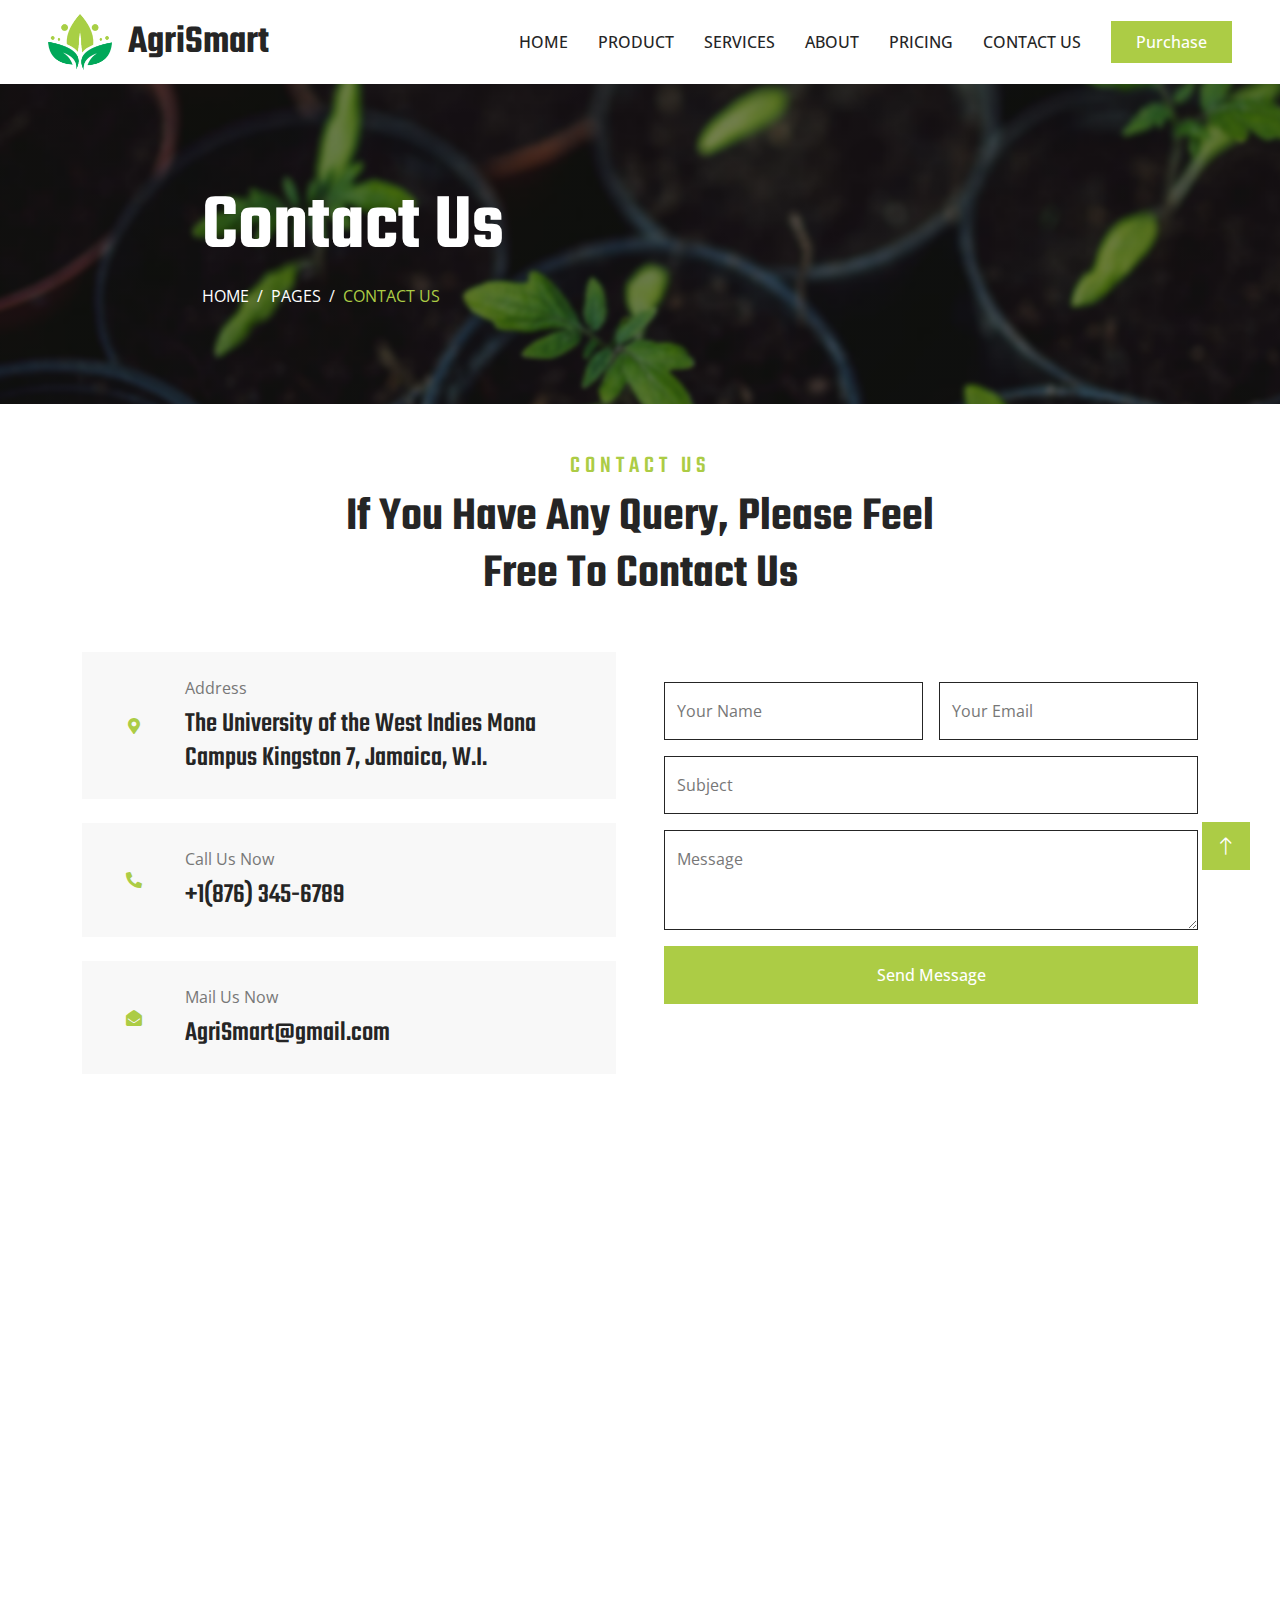
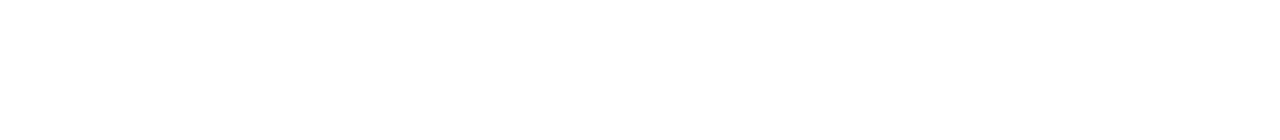
<file: contact.html>
<!DOCTYPE html>
<html lang="en">

<head>
    <meta charset="utf-8">
    <title>AgriSmart- IoT Smart Farm Solutions</title>
    <meta content="width=device-width, initial-scale=1.0" name="viewport">
    <meta content="" name="keywords">
    <meta content="" name="description">

    <!-- Favicon -->
    <link href="img/favicon.ico" rel="icon">

    <!-- Google Web Fonts -->
    <link rel="preconnect" href="https://fonts.googleapis.com">
    <link rel="preconnect" href="https://fonts.gstatic.com" crossorigin>
    <link href="https://fonts.googleapis.com/css2?family=Open+Sans:wght@400;500;600&family=Teko:wght@400;500;600&display=swap" rel="stylesheet">

    <!-- Icon Font Stylesheet -->
    <link href="https://cdnjs.cloudflare.com/ajax/libs/font-awesome/5.10.0/css/all.min.css" rel="stylesheet">
    <link href="https://cdn.jsdelivr.net/npm/bootstrap-icons@1.4.1/font/bootstrap-icons.css" rel="stylesheet">

    <!-- Libraries Stylesheet -->
    <link href="lib/animate/animate.min.css" rel="stylesheet">
    <link href="lib/owlcarousel/assets/owl.carousel.min.css" rel="stylesheet">
    <link href="lib/tempusdominus/css/tempusdominus-bootstrap-4.min.css" rel="stylesheet" />

    <!-- Customized Bootstrap Stylesheet -->
    <link href="css/bootstrap.min.css" rel="stylesheet">

    <!-- Template Stylesheet -->
    <link href="css/style.css" rel="stylesheet">
</head>

<body>
    <!-- Spinner Start -->
    <div id="spinner" class="show bg-white position-fixed translate-middle w-100 vh-100 top-50 start-50 d-flex align-items-center justify-content-center">
        <div class="spinner-border position-relative " style="width: 6rem; height: 6rem;" role="status"></div>
        <img class="position-absolute top-50 start-50 translate-middle" style=" width: 64px; height: 64px;" src="img/icons/icon-1.png" alt="Icon">
    </div>
    <!-- Spinner End -->

    <!-- Navbar Start -->
    <nav class="navbar navbar-expand-lg bg-white navbar-light sticky-top py-lg-0 px-lg-5 wow fadeIn" data-wow-delay="0.1s">
        <a href="index.html" class="navbar-brand ms-4 ms-lg-0">
            <h1 class=" m-0"><img class="me-3" style=" width: 64px; height: 64px; color:black;" src="img/icons/icon-1.png" alt="Icon">AgriSmart</h1>
        </a>
        <button type="button" class="navbar-toggler me-4" data-bs-toggle="collapse" data-bs-target="#navbarCollapse">
            <span class="navbar-toggler-icon"></span>
        </button>
        <div class="collapse navbar-collapse" id="navbarCollapse">
            <div class="navbar-nav ms-auto p-4 p-lg-0">
                        <a href="index.html" class="nav-item nav-link">Home</a>
                        <a href="product.html" class="nav-item nav-link">Product</a>
                        <a href="service.html" class="nav-item nav-link">Services</a>
                        <a href="about.html" class="nav-item nav-link">About</a>
                        <a href="pricing.html" class="nav-item nav-link">Pricing</a>
                        <a href="contact.html" class="nav-item nav-link">Contact Us</a>
                    </div>
                    <a href="" class="btn btn-primary py-2 px-4 d-none d-lg-block">Purchase</a>
                </div>
    </nav>
    <!-- Navbar End -->


    <!-- Page Header Start -->
    <div class="headerimg">
    <div class="container-fluid page-header py-5 mb-5 wow fadeIn" data-wow-delay="0.1s">
        <div class="container py-5">
            <h1 class="display-1 text-white animated slideInDown">Contact Us</h1>
            <nav aria-label="breadcrumb animated slideInDown">
                <ol class="breadcrumb text-uppercase mb-0">
                    <li class="breadcrumb-item"><a class="text-white" href="#">Home</a></li>
                    <li class="breadcrumb-item"><a class="text-white" href="#">Pages</a></li>
                    <li class="breadcrumb-item text-primary active" aria-current="page">Contact Us</li>
                </ol>
            </nav>
        </div>
    </div>
    </div>
    <!-- Page Header End -->


    <!-- Contact Start -->
    <div class="container-xxl py-5">
        <div class="container">
            <div class="text-center mx-auto mb-5 wow fadeInUp" data-wow-delay="0.1s" style="max-width: 600px;">
                <h4 class="section-title">Contact Us</h4>
                <h1 class="display-5 mb-4">If You Have Any Query, Please Feel Free To Contact Us</h1>
            </div>
            <div class="row g-5">
                <div class="col-lg-6 wow fadeInUp" data-wow-delay="0.1s">
                    <div class="d-flex flex-column justify-content-between h-100">
                        <div class="bg-light d-flex align-items-center w-100 p-4 mb-4">
                            <div class="d-flex flex-shrink-0 align-items-center justify-content-center" style="width: 55px; height: 55px;">
                                <i class="fa fa-map-marker-alt text-primary"></i>
                            </div>
                            <div class="ms-4">
                                <p class="mb-2">Address</p>
                                <h3 class="mb-0">The University of the West Indies
                                    Mona Campus
                                    Kingston 7, Jamaica, W.I.</h3>
                            </div>
                        </div>
                        <div class="bg-light d-flex align-items-center w-100 p-4 mb-4">
                            <div class="d-flex flex-shrink-0 align-items-center justify-content-center" style="width: 55px; height: 55px;">
                                <i class="fa fa-phone-alt text-primary"></i>
                            </div>
                            <div class="ms-4">
                                <p class="mb-2">Call Us Now</p>
                                <h3 class="mb-0">+1(876) 345-6789</h3>
                            </div>
                        </div>
                        <div class="bg-light d-flex align-items-center w-100 p-4">
                            <div class="d-flex flex-shrink-0 align-items-center justify-content-center" style="width: 55px; height: 55px;">
                                <i class="fa fa-envelope-open text-primary"></i>
                            </div>
                            <div class="ms-4">
                                <p class="mb-2">Mail Us Now</p>
                                <h3 class="mb-0">AgriSmart@gmail.com</h3>
                            </div>
                        </div>
                    </div>
                </div>
                <div class="col-lg-6 wow fadeInUp" data-wow-delay="0.5s" style="padding-top: 30px">
                    <form>
                        <div class="row g-3">
                            <div class="col-md-6">
                                <div class="form-floating">
                                    <input type="text" class="form-control" id="name" placeholder="Your Name">
                                    <label for="name">Your Name</label>
                                </div>
                            </div>
                            <div class="col-md-6">
                                <div class="form-floating">
                                    <input type="email" class="form-control" id="email" placeholder="Your Email">
                                    <label for="email">Your Email</label>
                                </div>
                            </div>
                            <div class="col-12">
                                <div class="form-floating">
                                    <input type="text" class="form-control" id="subject" placeholder="Subject">
                                    <label for="subject">Subject</label>
                                </div>
                            </div>
                            <div class="col-12">
                                <div class="form-floating">
                                    <textarea class="form-control" placeholder="Leave a message here" id="message" style="height: 100px"></textarea>
                                    <label for="message">Message</label>
                                </div>
                            </div>
                            <div class="col-12">
                                <button class="btn btn-primary w-100 py-3" type="submit">Send Message</button>
                            </div>
                        </div>
                    </form>
                </div>
            </div>
        </div>
    </div>
    <!-- Contact End -->
    

    <!-- Google Map Start -->
    <div class="container-xxl pt-5 px-0 wow fadeIn" data-wow-delay="0.1s">
        <iframe class="w-100 mb-n2" style="height: 450px;"
            src="https://www.google.com/maps/embed?pb=!1m18!1m12!1m3!1d3167.754383747412!2d-76.74846299242873!3d18.00597579258984!2m3!1f0!2f0!3f0!3m2!1i1024!2i768!4f13.1!3m3!1m2!1s0x8edb3f24bd30bb5b%3A0xda33974be32b88c0!2sFaculty%20of%20Science%20%26%20Technology!5e0!3m2!1sen!2sjm!4v1652969502004!5m2!1sen!2sjm"
            frameborder="0" allowfullscreen="" aria-hidden="false" tabindex="0"></iframe>
    </div>
    <!-- Google Map End -->


    <!-- Footer Start -->
    <div class="container-fluid bg-dark text-body footer pt-5 px-0 wow fadeIn" data-wow-delay="0.1s">
        <div class="container-fluid copyright">
            <div class="container">
                <div class="row">
                    <div class="col-md-6 text-center text-md-start mb-3 mb-md-0">
                        &copy; <a href="#">AgriSmart</a>, All Right Reserved.
                    </div>
                    <div class="col-md-6 text-center text-md-end">
                        Designed By <a>AgriSmart</a>
                    </div>
                </div>
            </div>
        </div>
    </div>
    <!-- Footer End -->


    <!-- Back to Top -->
    <a href="#" class="btn btn-lg btn-primary btn-lg-square back-to-top"><i class="bi bi-arrow-up"></i></a>


    <!-- JavaScript Libraries -->
    <script src="https://code.jquery.com/jquery-3.4.1.min.js"></script>
    <script src="https://cdn.jsdelivr.net/npm/bootstrap@5.0.0/dist/js/bootstrap.bundle.min.js"></script>
    <script src="lib/wow/wow.min.js"></script>
    <script src="lib/easing/easing.min.js"></script>
    <script src="lib/waypoints/waypoints.min.js"></script>
    <script src="lib/counterup/counterup.min.js"></script>
    <script src="lib/owlcarousel/owl.carousel.min.js"></script>
    <script src="lib/tempusdominus/js/moment.min.js"></script>
    <script src="lib/tempusdominus/js/moment-timezone.min.js"></script>
    <script src="lib/tempusdominus/js/tempusdominus-bootstrap-4.min.js"></script>

    <!-- Template Javascript -->
    <script src="js/main.js"></script>
</body>

</html>
</file>
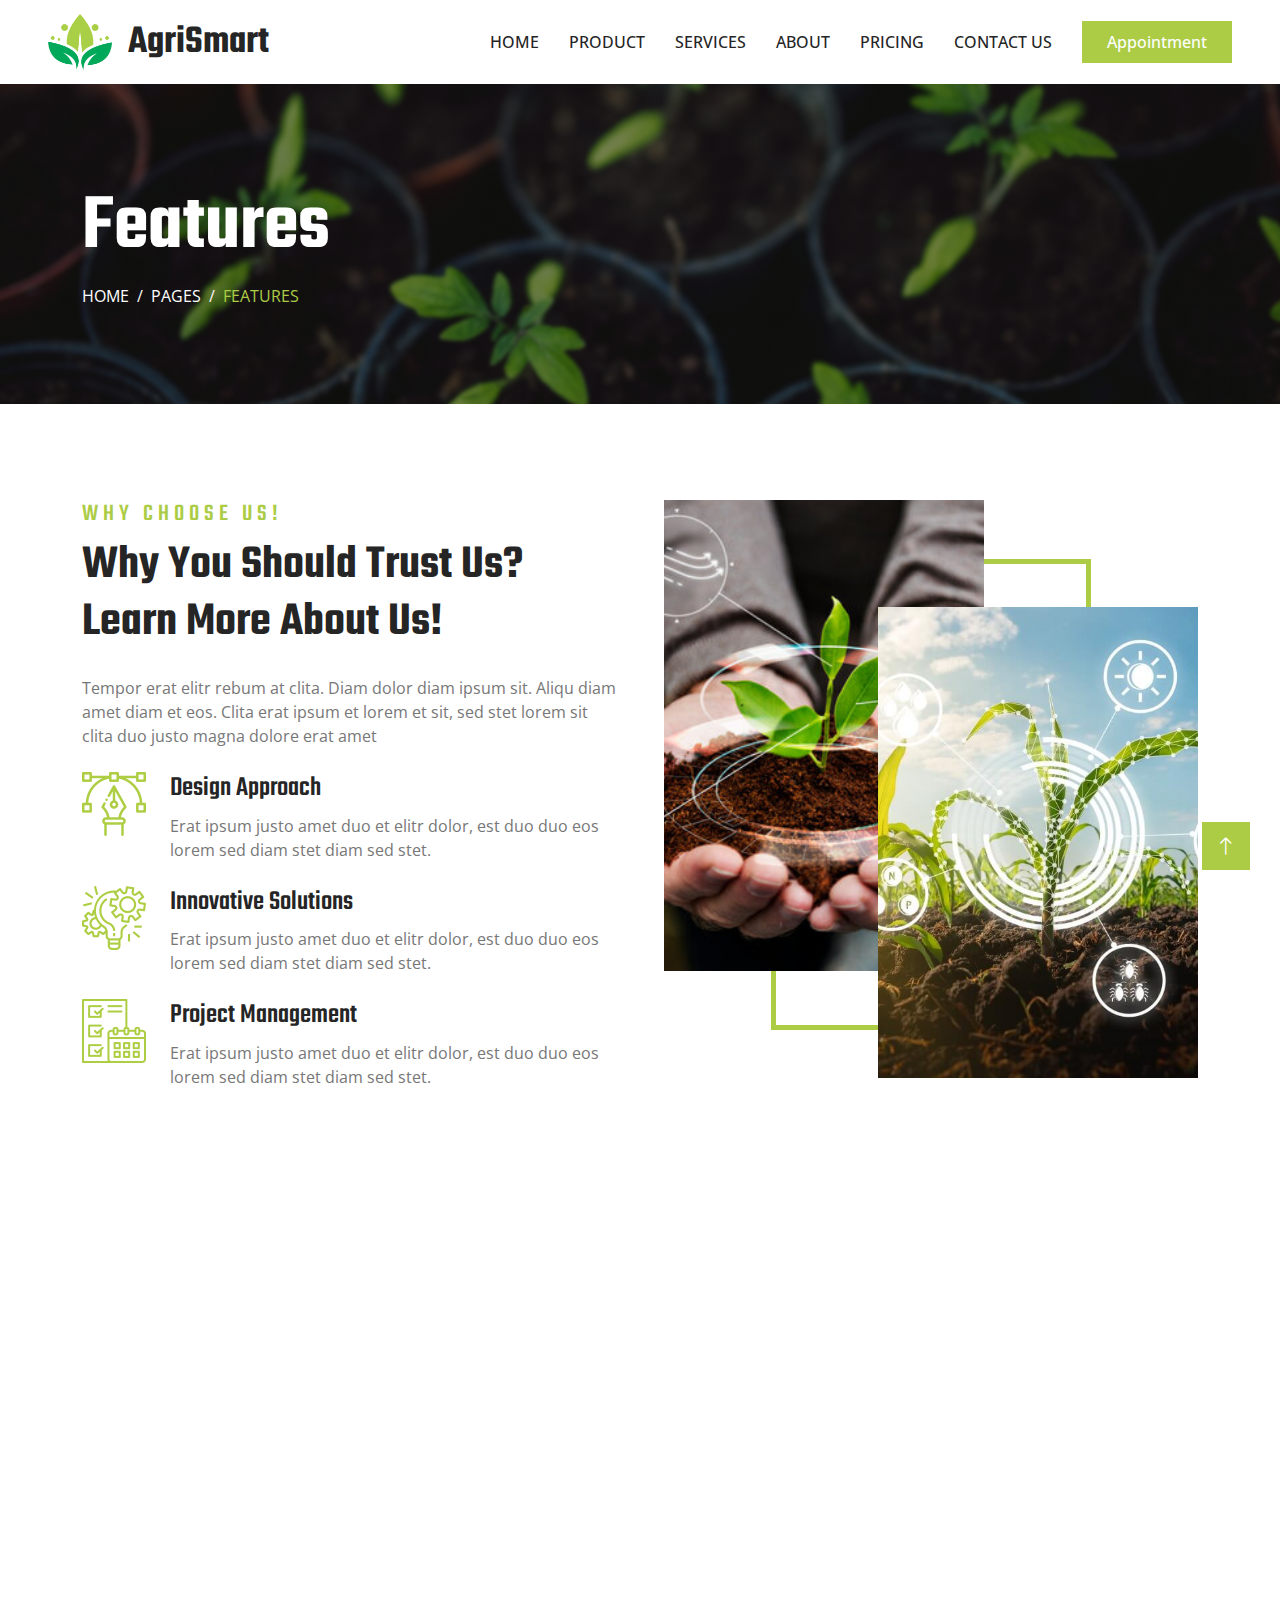
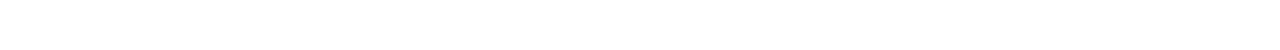
<file: feature.html>
<!DOCTYPE html>
<html lang="en">

<head>
    <meta charset="utf-8">
    <title>AgriSmart- IoT Smart Farm Solutions</title>
    <meta content="width=device-width, initial-scale=1.0" name="viewport">
    <meta content="" name="keywords">
    <meta content="" name="description">

    <!-- Favicon -->
    <link href="img/favicon.ico" rel="icon">

    <!-- Google Web Fonts -->
    <link rel="preconnect" href="https://fonts.googleapis.com">
    <link rel="preconnect" href="https://fonts.gstatic.com" crossorigin>
    <link href="https://fonts.googleapis.com/css2?family=Open+Sans:wght@400;500;600&family=Teko:wght@400;500;600&display=swap" rel="stylesheet">

    <!-- Icon Font Stylesheet -->
    <link href="https://cdnjs.cloudflare.com/ajax/libs/font-awesome/5.10.0/css/all.min.css" rel="stylesheet">
    <link href="https://cdn.jsdelivr.net/npm/bootstrap-icons@1.4.1/font/bootstrap-icons.css" rel="stylesheet">

    <!-- Libraries Stylesheet -->
    <link href="lib/animate/animate.min.css" rel="stylesheet">
    <link href="lib/owlcarousel/assets/owl.carousel.min.css" rel="stylesheet">
    <link href="lib/tempusdominus/css/tempusdominus-bootstrap-4.min.css" rel="stylesheet" />

    <!-- Customized Bootstrap Stylesheet -->
    <link href="css/bootstrap.min.css" rel="stylesheet">

    <!-- Template Stylesheet -->
    <link href="css/style.css" rel="stylesheet">
</head>

<body>
    <!-- Spinner Start -->
    <div id="spinner" class="show bg-white position-fixed translate-middle w-100 vh-100 top-50 start-50 d-flex align-items-center justify-content-center">
        <div class="spinner-border position-relative " style="width: 6rem; height: 6rem;" role="status"></div>
        <img class="position-absolute top-50 start-50 translate-middle" style=" width: 64px; height: 64px;" src="img/icons/icon-1.png" alt="Icon">
    </div>
    <!-- Spinner End -->

    <!-- Navbar Start -->
    <nav class="navbar navbar-expand-lg bg-white navbar-light sticky-top py-lg-0 px-lg-5 wow fadeIn" data-wow-delay="0.1s">
        <a href="index.html" class="navbar-brand ms-4 ms-lg-0">
            <h1 class="m-0"><img class="me-3" style=" width: 64px; height: 64px; color:black;" src="img/icons/icon-1.png" alt="Icon">AgriSmart</h1>
        </a>
        <button type="button" class="navbar-toggler me-4" data-bs-toggle="collapse" data-bs-target="#navbarCollapse">
            <span class="navbar-toggler-icon"></span>
        </button>
        <div class="collapse navbar-collapse" id="navbarCollapse">
            <div class="navbar-nav ms-auto p-4 p-lg-0">
                        <a href="index.html" class="nav-item nav-link">Home</a>
                        <a href="product.html" class="nav-item nav-link">Product</a>
                        <a href="service.html" class="nav-item nav-link">Services</a>
                        <a href="about.html" class="nav-item nav-link">About</a>
                        <a href="pricing.html" class="nav-item nav-link">Pricing</a>
                        <a href="contact.html" class="nav-item nav-link">Contact Us</a>
                    </div>
                    <a href="" class="btn btn-primary py-2 px-4 d-none d-lg-block">Appointment</a>
                </div>
    </nav>
    <!-- Navbar End -->


    <!-- Page Header Start -->
    <div class="container-fluid page-header py-5 mb-5 wow fadeIn" data-wow-delay="0.1s">
        <div class="container py-5">
            <h1 class="display-1 text-white animated slideInDown">Features</h1>
            <nav aria-label="breadcrumb animated slideInDown">
                <ol class="breadcrumb text-uppercase mb-0">
                    <li class="breadcrumb-item"><a class="text-white" href="#">Home</a></li>
                    <li class="breadcrumb-item"><a class="text-white" href="#">Pages</a></li>
                    <li class="breadcrumb-item text-primary active" aria-current="page">Features</li>
                </ol>
            </nav>
        </div>
    </div>
    <!-- Page Header End -->


    <!-- Feature Start -->
    <div class="container-xxl py-5">
        <div class="container">
            <div class="row g-5">
                <div class="col-lg-6 wow fadeInUp" data-wow-delay="0.1s">
                    <h4 class="section-title">Why Choose Us!</h4>
                    <h1 class="display-5 mb-4">Why You Should Trust Us? Learn More About Us!</h1>
                    <p class="mb-4">Tempor erat elitr rebum at clita. Diam dolor diam ipsum sit. Aliqu diam amet diam et eos. Clita erat ipsum et lorem et sit, sed stet lorem sit clita duo justo magna dolore erat amet</p>
                    <div class="row g-4">
                        <div class="col-12">
                            <div class="d-flex align-items-start">
                                <img class="flex-shrink-0" src="img/icons/icon-2.png" alt="Icon">
                                <div class="ms-4">
                                    <h3>Design Approach</h3>
                                    <p class="mb-0">Erat ipsum justo amet duo et elitr dolor, est duo duo eos lorem sed diam stet diam sed stet.</p>
                                </div>
                            </div>
                        </div>
                        <div class="col-12">
                            <div class="d-flex align-items-start">
                                <img class="flex-shrink-0" src="img/icons/icon-3.png" alt="Icon">
                                <div class="ms-4">
                                    <h3>Innovative Solutions</h3>
                                    <p class="mb-0">Erat ipsum justo amet duo et elitr dolor, est duo duo eos lorem sed diam stet diam sed stet.</p>
                                </div>
                            </div>
                        </div>
                        <div class="col-12">
                            <div class="d-flex align-items-start">
                                <img class="flex-shrink-0" src="img/icons/icon-4.png" alt="Icon">
                                <div class="ms-4">
                                    <h3>Project Management</h3>
                                    <p class="mb-0">Erat ipsum justo amet duo et elitr dolor, est duo duo eos lorem sed diam stet diam sed stet.</p>
                                </div>
                            </div>
                        </div>
                    </div>
                </div>
                <div class="col-lg-6 wow fadeInUp" data-wow-delay="0.5s">
                    <div class="feature-img">
                        <img class="img-fluid" src="img/about-2.jpg" alt="">
                        <img class="img-fluid" src="img/about-1.jpg" alt="">
                    </div>
                </div>
            </div>
        </div>
    </div>
    <!-- Feature End -->
        

    <!-- Footer Start -->
    <div class="container-fluid bg-dark text-body footer mt-5 pt-5 px-0 wow fadeIn" data-wow-delay="0.1s">
        <div class="container py-5">
            <div class="row g-5">
                <div class="col-lg-3 col-md-6">
                    <h3 class="text-light mb-4">Address</h3>
                    <p class="mb-2"><i class="fa fa-map-marker-alt text-primary me-3"></i>123 Street, New York, USA</p>
                    <p class="mb-2"><i class="fa fa-phone-alt text-primary me-3"></i>+012 345 67890</p>
                    <p class="mb-2"><i class="fa fa-envelope text-primary me-3"></i>info@example.com</p>
                    <div class="d-flex pt-2">
                        <a class="btn btn-square btn-outline-body me-1" href=""><i class="fab fa-twitter"></i></a>
                        <a class="btn btn-square btn-outline-body me-1" href=""><i class="fab fa-facebook-f"></i></a>
                        <a class="btn btn-square btn-outline-body me-1" href=""><i class="fab fa-youtube"></i></a>
                        <a class="btn btn-square btn-outline-body me-0" href=""><i class="fab fa-linkedin-in"></i></a>
                    </div>
                </div>
                <div class="col-lg-3 col-md-6">
                    <h3 class="text-light mb-4">Services</h3>
                    <a class="btn btn-link" href="">Architecture</a>
                    <a class="btn btn-link" href="">3D Animation</a>
                    <a class="btn btn-link" href="">House Planning</a>
                    <a class="btn btn-link" href="">Interior Design</a>
                    <a class="btn btn-link" href="">Construction</a>
                </div>
                <div class="col-lg-3 col-md-6">
                    <h3 class="text-light mb-4">Quick Links</h3>
                    <a class="btn btn-link" href="">About Us</a>
                    <a class="btn btn-link" href="">Contact Us</a>
                    <a class="btn btn-link" href="">Our Services</a>
                    <a class="btn btn-link" href="">Terms & Condition</a>
                    <a class="btn btn-link" href="">Support</a>
                </div>
                <div class="col-lg-3 col-md-6">
                    <h3 class="text-light mb-4">Newsletter</h3>
                    <p>Dolor amet sit justo amet elitr clita ipsum elitr est.</p>
                    <div class="position-relative mx-auto" style="max-width: 400px;">
                        <input class="form-control bg-transparent w-100 py-3 ps-4 pe-5" type="text" placeholder="Your email">
                        <button type="button" class="btn btn-primary py-2 position-absolute top-0 end-0 mt-2 me-2">SignUp</button>
                    </div>
                </div>
            </div>
        </div>
        <div class="container-fluid copyright">
            <div class="container">
                <div class="row">
                    <div class="col-md-6 text-center text-md-start mb-3 mb-md-0">
                        &copy; <a href="#">Your Site Name</a>, All Right Reserved.
                    </div>
                    <div class="col-md-6 text-center text-md-end">
                        <!--/*** This template is free as long as you keep the footer author’s credit link/attribution link/backlink. If you'd like to use the template without the footer author’s credit link/attribution link/backlink, you can purchase the Credit Removal License from "https://htmlcodex.com/credit-removal". Thank you for your support. ***/-->
                        Designed By <a href="https://htmlcodex.com">HTML Codex</a>
                    </div>
                </div>
            </div>
        </div>
    </div>
    <!-- Footer End -->


    <!-- Back to Top -->
    <a href="#" class="btn btn-lg btn-primary btn-lg-square back-to-top"><i class="bi bi-arrow-up"></i></a>


    <!-- JavaScript Libraries -->
    <script src="https://code.jquery.com/jquery-3.4.1.min.js"></script>
    <script src="https://cdn.jsdelivr.net/npm/bootstrap@5.0.0/dist/js/bootstrap.bundle.min.js"></script>
    <script src="lib/wow/wow.min.js"></script>
    <script src="lib/easing/easing.min.js"></script>
    <script src="lib/waypoints/waypoints.min.js"></script>
    <script src="lib/counterup/counterup.min.js"></script>
    <script src="lib/owlcarousel/owl.carousel.min.js"></script>
    <script src="lib/tempusdominus/js/moment.min.js"></script>
    <script src="lib/tempusdominus/js/moment-timezone.min.js"></script>
    <script src="lib/tempusdominus/js/tempusdominus-bootstrap-4.min.js"></script>

    <!-- Template Javascript -->
    <script src="js/main.js"></script>
</body>

</html>
</file>
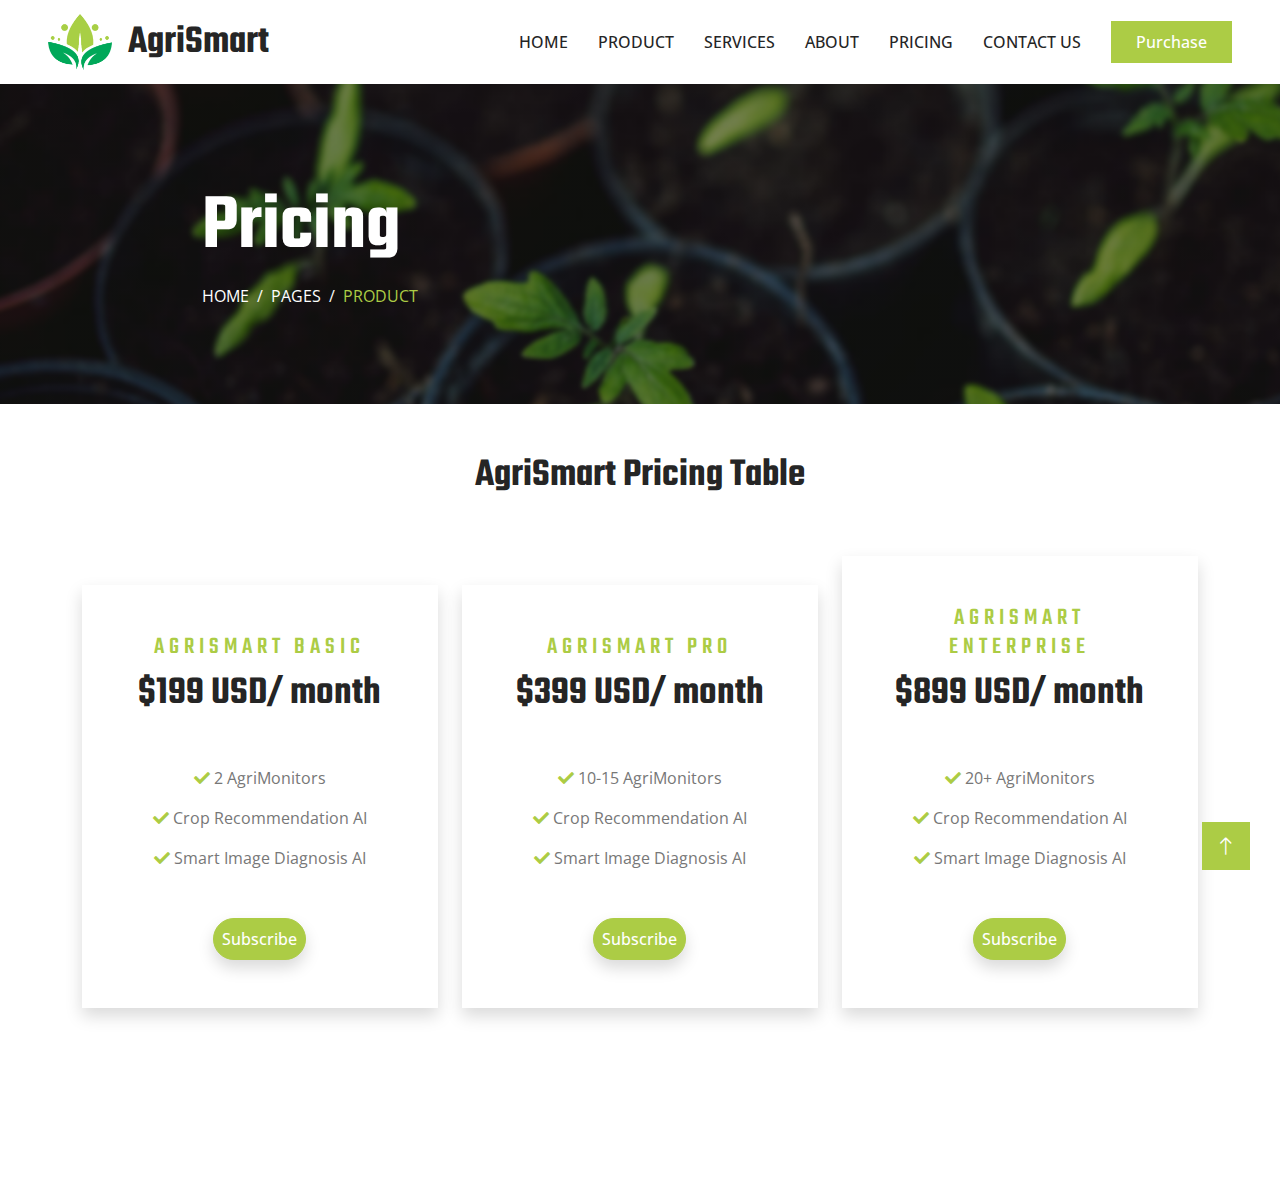
<file: pricing.html>
<!DOCTYPE html>
<html lang="en">

<head>
    <meta charset="utf-8">
    <title>AgriSmart- IoT Smart Farm Solutions</title>
    <meta content="width=device-width, initial-scale=1.0" name="viewport">
    <meta content="" name="keywords">
    <meta content="" name="description">

    <!-- Favicon -->
    <link href="img/favicon.ico" rel="icon">

    <!-- Google Web Fonts -->
    <link rel="preconnect" href="https://fonts.googleapis.com">
    <link rel="preconnect" href="https://fonts.gstatic.com" crossorigin>
    <link href="https://fonts.googleapis.com/css2?family=Open+Sans:wght@400;500;600&family=Teko:wght@400;500;600&display=swap" rel="stylesheet">

    <!-- Icon Font Stylesheet -->
    <link href="https://cdnjs.cloudflare.com/ajax/libs/font-awesome/5.10.0/css/all.min.css" rel="stylesheet">
    <link href="https://cdn.jsdelivr.net/npm/bootstrap-icons@1.4.1/font/bootstrap-icons.css" rel="stylesheet">

    <!-- Libraries Stylesheet -->
    <link href="lib/animate/animate.min.css" rel="stylesheet">
    <link href="lib/owlcarousel/assets/owl.carousel.min.css" rel="stylesheet">
    <link href="lib/tempusdominus/css/tempusdominus-bootstrap-4.min.css" rel="stylesheet" />

    <!-- Customized Bootstrap Stylesheet -->
    <link href="css/bootstrap.min.css" rel="stylesheet">

    <!-- Template Stylesheet -->
    <link href="css/style.css" rel="stylesheet">
</head>

<body>
    <!-- Spinner Start -->
    <div id="spinner" class="show bg-white position-fixed translate-middle w-100 vh-100 top-50 start-50 d-flex align-items-center justify-content-center">
        <div class="spinner-border position-relative " style="width: 6rem; height: 6rem;" role="status"></div>
        <img class="position-absolute top-50 start-50 translate-middle" style=" width: 64px; height: 64px;" src="img/icons/icon-1.png" alt="Icon">
    </div>
    <!-- Spinner End -->

    <!-- Navbar Start -->
    <nav class="navbar navbar-expand-lg bg-white navbar-light sticky-top py-lg-0 px-lg-5 wow fadeIn" data-wow-delay="0.1s">
        <a href="index.html" class="navbar-brand ms-4 ms-lg-0">
            <h1 class=" m-0"><img class="me-3" style=" width: 64px; height: 64px; color:black;" src="img/icons/icon-1.png" alt="Icon">AgriSmart</h1>
        </a>
        <button type="button" class="navbar-toggler me-4" data-bs-toggle="collapse" data-bs-target="#navbarCollapse">
            <span class="navbar-toggler-icon"></span>
        </button>
        <div class="collapse navbar-collapse" id="navbarCollapse">
            <div class="navbar-nav ms-auto p-4 p-lg-0">
                        <a href="index.html" class="nav-item nav-link">Home</a>
                        <a href="product.html" class="nav-item nav-link">Product</a>
                        <a href="service.html" class="nav-item nav-link">Services</a>
                        <a href="about.html" class="nav-item nav-link">About</a>
                        <a href="pricing.html" class="nav-item nav-link">Pricing</a>
                        <a href="contact.html" class="nav-item nav-link">Contact Us</a>
                    </div>
                    <a href="purchase.html" class="btn btn-primary py-2 px-4 d-none d-lg-block">Purchase</a>
                </div>
    </nav>
    <!-- Navbar End -->


    <!-- Page Header Start -->
    <div class="headerimg">
    <div class="container-fluid page-header py-5 mb-5 wow fadeIn" data-wow-delay="0.1s">
        <div class="container py-5">
            <h1 class="display-1 text-white animated slideInDown">Pricing</h1>
            <nav aria-label="breadcrumb animated slideInDown">
                <ol class="breadcrumb text-uppercase mb-0">
                    <li class="breadcrumb-item"><a class="text-white" href="#">Home</a></li>
                    <li class="breadcrumb-item"><a class="text-white" href="#">Pages</a></li>
                    <li class="breadcrumb-item text-primary active" aria-current="page">Product</li>
                </ol>
            </nav>
        </div>
    </div>
    </div>
    <!-- Page Header End -->
    <section>
        <div class="container py-5">
      
          <!-- FOR DEMO PURPOSE -->
          <header class="text-center mb-5 text-white">
            <div class="row">
              <div class="col-lg-7 mx-auto">
                <h1>AgriSmart Pricing Table</h1>
              </div>
            </div>
          </header>
          <!-- END -->
      
          <div class="row text-center align-items-end">
            <!-- Pricing Table-->
            <div class="col-lg-4 mb-5 mb-lg-0">
              <div class="bg-white p-5 rounded-lg shadow">
                <h4 class="section-title">AgriSmart Basic</h4>
                <h2 class="h1 font-weight-bold">$199 USD<span class="text-small font-weight-normal ml-2">/ month</span></h2>
      
                <div class="custom-separator my-4 mx-auto bg-primary"></div>
      
                <ul class="list-unstyled my-5 text-small text-left">
                  <li class="mb-3">
                    <i class="fa fa-check mr-2 text-primary"></i> 2 AgriMonitors</li>
                  <li class="mb-3">
                    <i class="fa fa-check mr-2 text-primary"></i> Crop Recommendation AI</li>
                  <li class="mb-3">
                    <i class="fa fa-check mr-2 text-primary"></i> Smart Image Diagnosis AI</li>
                </ul>
                <a href="purchase.html" class="btn btn-primary btn-block p-2 shadow rounded-pill">Subscribe</a>
              </div>
            </div>
            <!-- END -->
      
      
            <!-- Pricing Table-->
            <div class="col-lg-4 mb-5 mb-lg-0">
              <div class="bg-white p-5 rounded-lg shadow">
                <h4 class="section-title">AgriSmart Pro</h4>
                <h2 class="h1 font-weight-bold">$399 USD<span class="text-small font-weight-normal ml-2">/ month</span></h2>
      
                <div class="custom-separator my-4 mx-auto bg-primary"></div>
      
                <ul class="list-unstyled my-5 text-small text-left font-weight-normal">
                  <li class="mb-3">
                    <i class="fa fa-check mr-2 text-primary"></i> 10-15 AgriMonitors</li>
                  <li class="mb-3">
                    <i class="fa fa-check mr-2 text-primary"></i> Crop Recommendation AI</li>
                  <li class="mb-3">
                    <i class="fa fa-check mr-2 text-primary"></i> Smart Image Diagnosis AI</li>
                </ul>
                <a href="purchase.html" class="btn btn-primary btn-block p-2 shadow rounded-pill">Subscribe</a>
              </div>
            </div>
            <!-- END -->
      
      
            <!-- Pricing Table-->
            <div class="col-lg-4">
              <div class="bg-white p-5 rounded-lg shadow">
                <h4 class="section-title">AgriSmart Enterprise</h4>
                <h2 class="h1 font-weight-bold">$899 USD<span class="text-small font-weight-normal ml-2">/ month</span></h2>
      
                <div class="custom-separator my-4 mx-auto bg-primary"></div>
      
                <ul class="list-unstyled my-5 text-small text-left font-weight-normal">
                  <li class="mb-3">
                    <i class="fa fa-check mr-2 text-primary"></i> 20+ AgriMonitors</li>
                  <li class="mb-3">
                    <i class="fa fa-check mr-2 text-primary"></i> Crop Recommendation AI</li>
                  <li class="mb-3">
                    <i class="fa fa-check mr-2 text-primary"></i> Smart Image Diagnosis AI</li>
                </ul>
                <a href="purchase.html" class="btn btn-primary btn-block p-2 shadow rounded-pill">Subscribe</a>
              </div>
            </div>
            <!-- END -->
      
          </div>
        </div>
      </section>
  <!-- Footer Start -->
  <div class="container-fluid bg-dark text-body footer pt-5 px-0 wow fadeIn" data-wow-delay="0.1s">
    <div class="container-fluid copyright">
        <div class="container">
            <div class="row">
                <div class="col-md-6 text-center text-md-start mb-3 mb-md-0">
                    &copy; <a href="#">AgriSmart</a>, All Right Reserved.
                </div>
                <div class="col-md-6 text-center text-md-end">
                    Designed By <a>AgriSmart</a>
                </div>
            </div>
        </div>
    </div>
</div>
<!-- Footer End -->


<!-- Back to Top -->
<a href="#" class="btn btn-lg btn-primary btn-lg-square back-to-top"><i class="bi bi-arrow-up"></i></a>


<!-- JavaScript Libraries -->
<script src="https://code.jquery.com/jquery-3.4.1.min.js"></script>
<script src="https://cdn.jsdelivr.net/npm/bootstrap@5.0.0/dist/js/bootstrap.bundle.min.js"></script>
<script src="lib/wow/wow.min.js"></script>
<script src="lib/easing/easing.min.js"></script>
<script src="lib/waypoints/waypoints.min.js"></script>
<script src="lib/counterup/counterup.min.js"></script>
<script src="lib/owlcarousel/owl.carousel.min.js"></script>
<script src="lib/tempusdominus/js/moment.min.js"></script>
<script src="lib/tempusdominus/js/moment-timezone.min.js"></script>
<script src="lib/tempusdominus/js/tempusdominus-bootstrap-4.min.js"></script>

<!-- Template Javascript -->
<script src="js/main.js"></script>
</body>

</html>
</file>
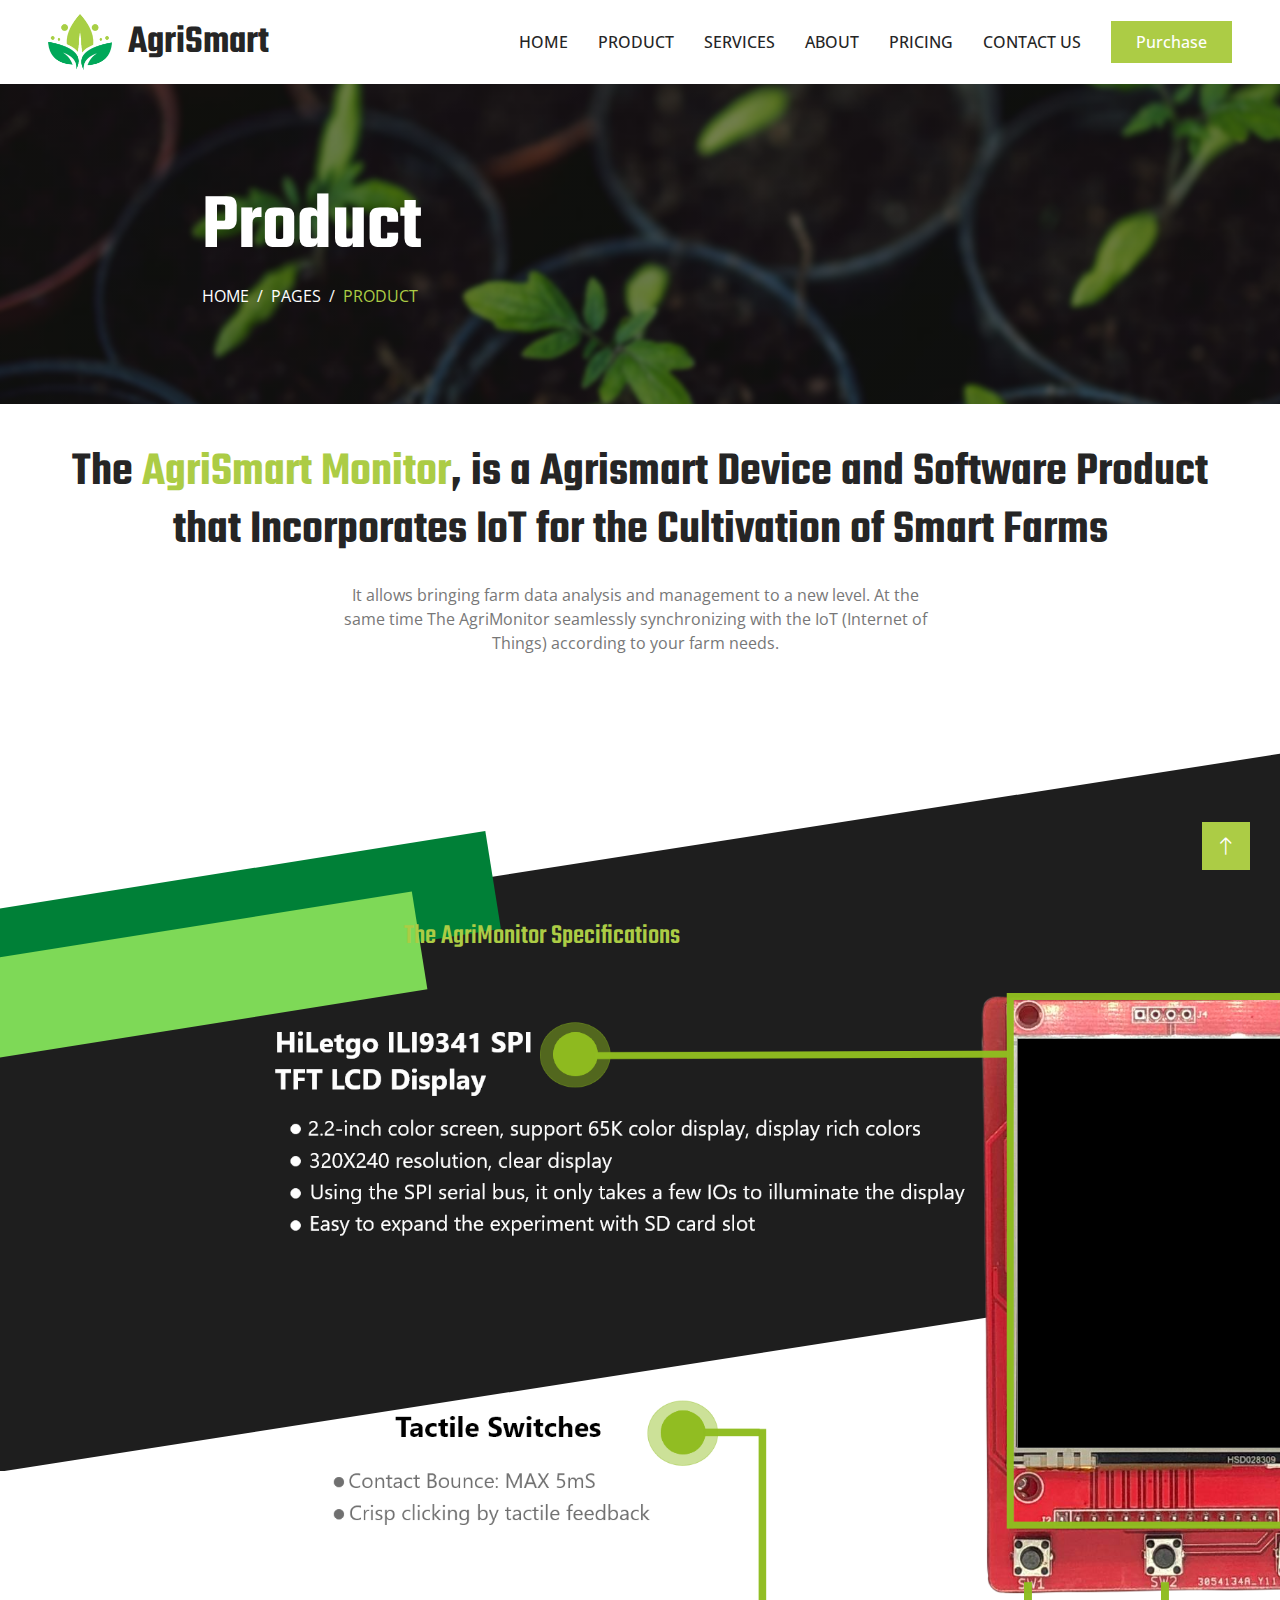
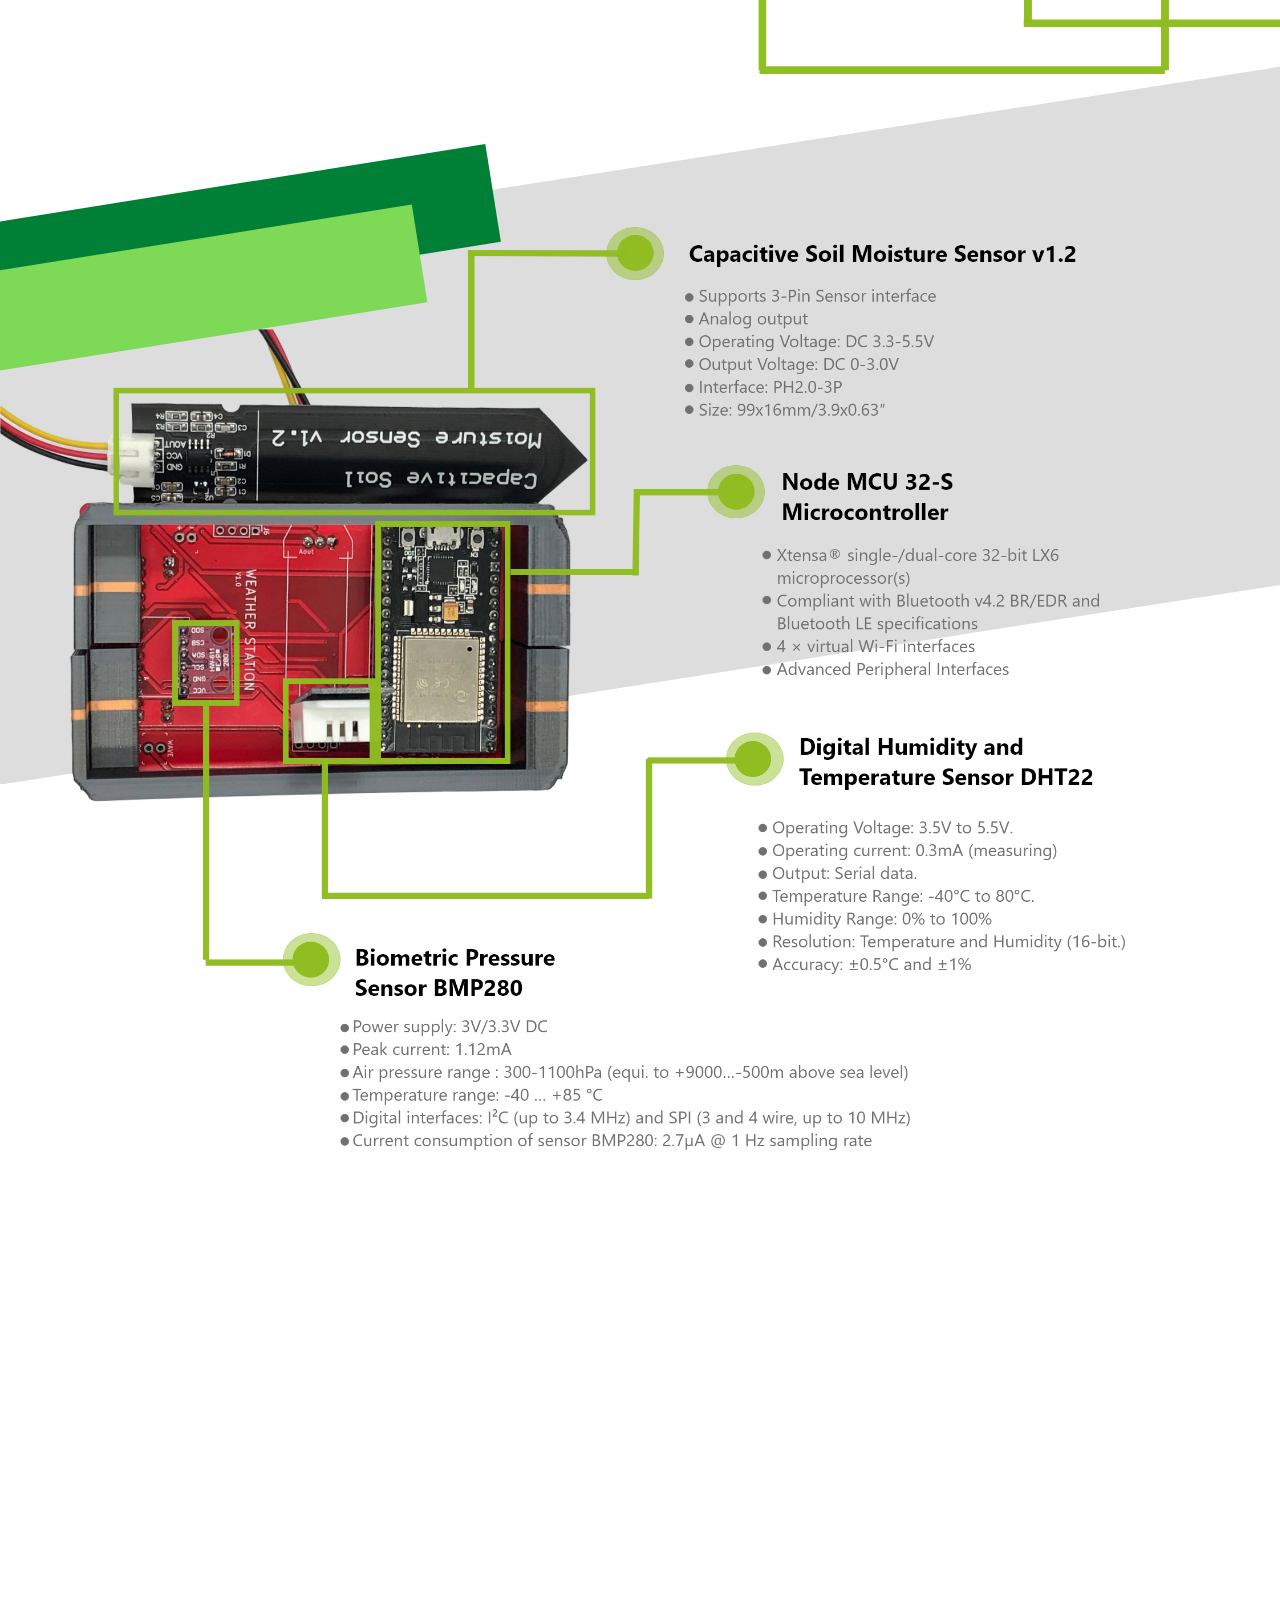
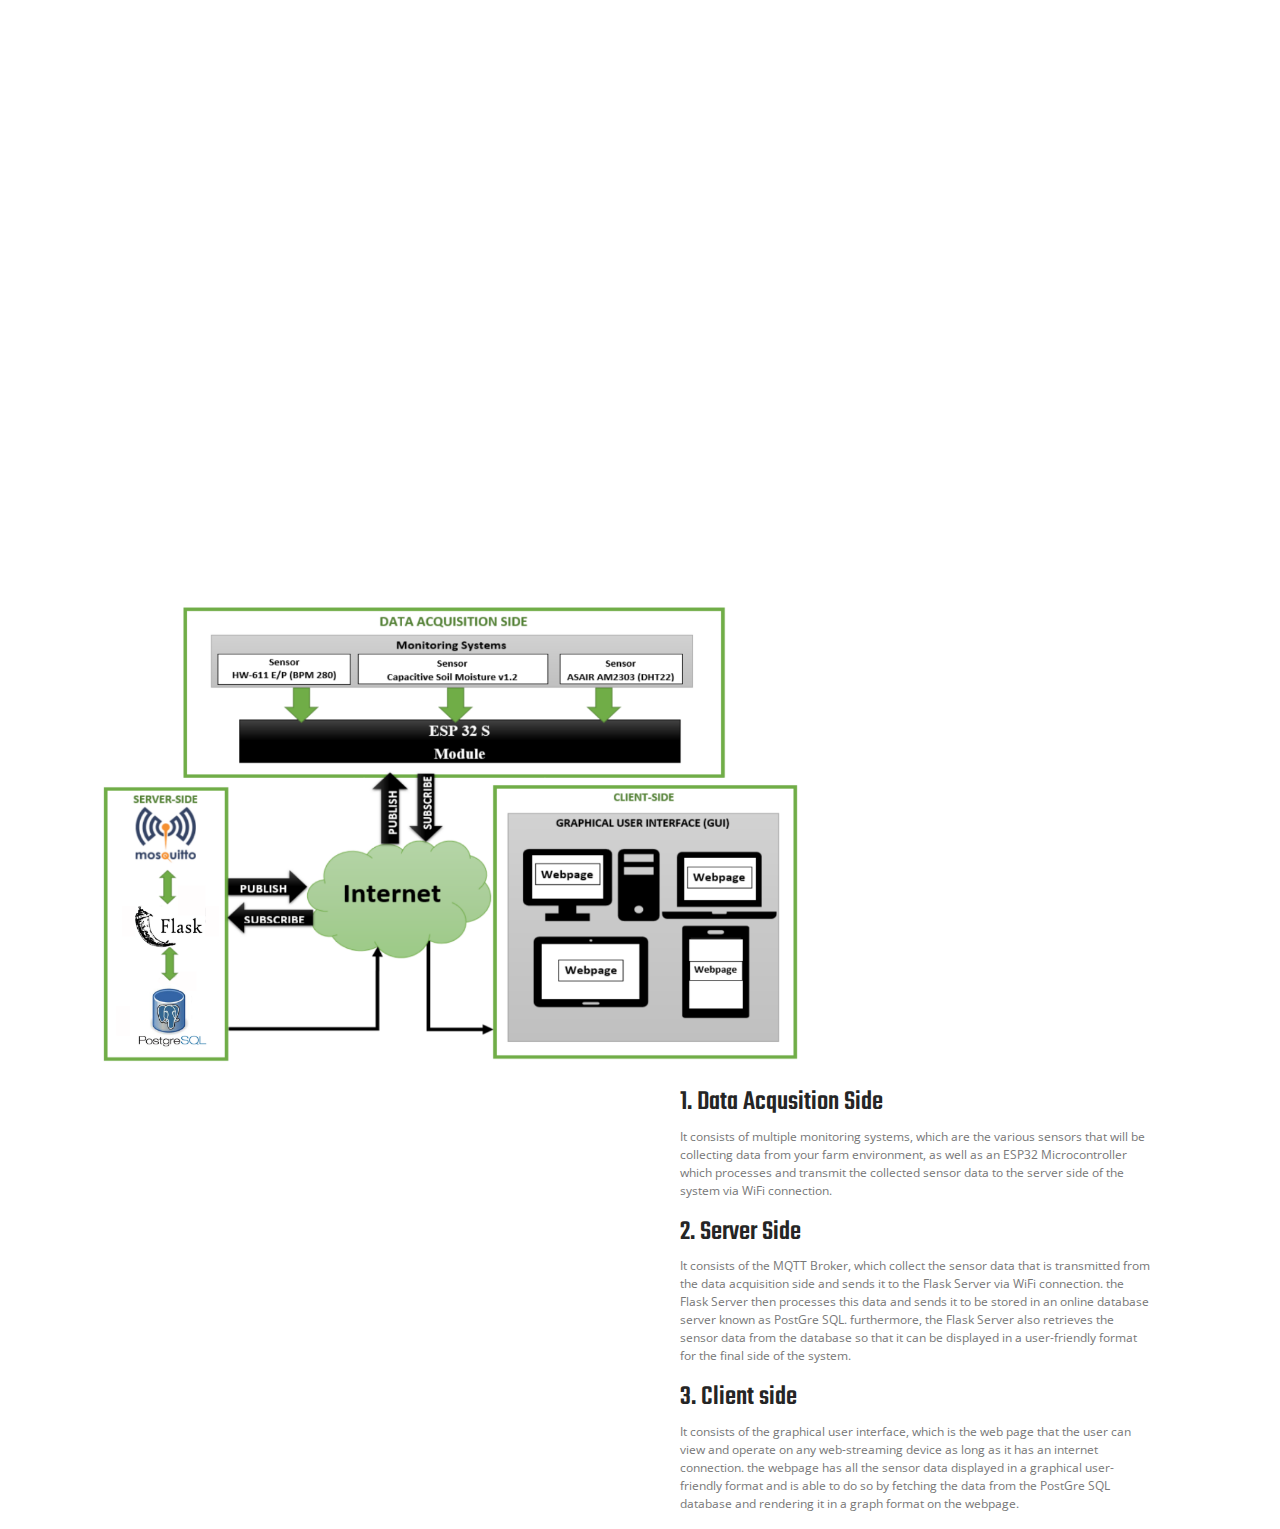
<file: product.html>
<!DOCTYPE html>
<html lang="en">

<head>
    <meta charset="utf-8">
    <title>AgriSmart- IoT Smart Farm Solutions</title>
    <meta content="width=device-width, initial-scale=1.0" name="viewport">
    <meta content="" name="keywords">
    <meta content="" name="description">

    <!-- Favicon -->
    <link href="img/favicon.ico" rel="icon">

    <!-- Google Web Fonts -->
    <link rel="preconnect" href="https://fonts.googleapis.com">
    <link rel="preconnect" href="https://fonts.gstatic.com" crossorigin>
    <link href="https://fonts.googleapis.com/css2?family=Open+Sans:wght@400;500;600&family=Teko:wght@400;500;600&display=swap" rel="stylesheet">

    <!-- Icon Font Stylesheet -->
    <link href="https://cdnjs.cloudflare.com/ajax/libs/font-awesome/5.10.0/css/all.min.css" rel="stylesheet">
    <link href="https://cdn.jsdelivr.net/npm/bootstrap-icons@1.4.1/font/bootstrap-icons.css" rel="stylesheet">

    <!-- Libraries Stylesheet -->
    <link href="lib/animate/animate.min.css" rel="stylesheet">
    <link href="lib/owlcarousel/assets/owl.carousel.min.css" rel="stylesheet">
    <link href="lib/tempusdominus/css/tempusdominus-bootstrap-4.min.css" rel="stylesheet" />

    <!-- Customized Bootstrap Stylesheet -->
    <link href="css/bootstrap.min.css" rel="stylesheet">

    <!-- Template Stylesheet -->
    <link href="css/style.css" rel="stylesheet">
</head>

<body>
    <!-- Spinner Start -->
    <div id="spinner" class="show bg-white position-fixed translate-middle w-100 vh-100 top-50 start-50 d-flex align-items-center justify-content-center">
        <div class="spinner-border position-relative " style="width: 6rem; height: 6rem;" role="status"></div>
        <img class="position-absolute top-50 start-50 translate-middle" style=" width: 64px; height: 64px;" src="img/icons/icon-1.png" alt="Icon">
    </div>
    <!-- Spinner End -->

    <!-- Navbar Start -->
    <nav class="navbar navbar-expand-lg bg-white navbar-light sticky-top py-lg-0 px-lg-5 wow fadeIn" data-wow-delay="0.1s">
        <a href="index.html" class="navbar-brand ms-4 ms-lg-0">
            <h1 class=" m-0"><img class="me-3" style=" width: 64px; height: 64px; color:black;" src="img/icons/icon-1.png" alt="Icon">AgriSmart</h1>
        </a>
        <button type="button" class="navbar-toggler me-4" data-bs-toggle="collapse" data-bs-target="#navbarCollapse">
            <span class="navbar-toggler-icon"></span>
        </button>
        <div class="collapse navbar-collapse" id="navbarCollapse">
            <div class="navbar-nav ms-auto p-4 p-lg-0">
                        <a href="index.html" class="nav-item nav-link">Home</a>
                        <a href="product.html" class="nav-item nav-link">Product</a>
                        <a href="service.html" class="nav-item nav-link">Services</a>
                        <a href="about.html" class="nav-item nav-link">About</a>
                        <a href="pricing.html" class="nav-item nav-link">Pricing</a>
                        <a href="contact.html" class="nav-item nav-link">Contact Us</a>
                    </div>
                    <a href="purchase.html" class="btn btn-primary py-2 px-4 d-none d-lg-block">Purchase</a>
                </div>
    </nav>
    <!-- Navbar End -->


    <!-- Page Header Start -->
    <div class="headerimg">
    <div class="container-fluid page-header py-5 mb-5 wow fadeIn" data-wow-delay="0.1s">
        <div class="container py-5">
            <h1 class="display-1 text-white animated slideInDown">Product</h1>
            <nav aria-label="breadcrumb animated slideInDown">
                <ol class="breadcrumb text-uppercase mb-0">
                    <li class="breadcrumb-item"><a class="text-white" href="#">Home</a></li>
                    <li class="breadcrumb-item"><a class="text-white" href="#">Pages</a></li>
                    <li class="breadcrumb-item text-primary active" aria-current="page">Product</li>
                </ol>
            </nav>
        </div>
    </div>
    </div>
    <!-- Page Header End -->

    <!-- Product Start-->
    <div class="text-center mx-auto mb-5 wow fadeInUp" data-wow-delay="0.1s" style="max-width: 1150px; margin-top: 40px;">
        <h1 class="display-5 mb-4">The <span style="color: #accc45;">AgriSmart Monitor</span>,  is a Agrismart Device and Software Product 
            that Incorporates IoT for the Cultivation of Smart Farms</h1>
        <p style="max-width: 600px; margin-left: 270px;">It allows bringing farm data analysis and management to a new level. At the same time The AgriMonitor seamlessly synchronizing with the IoT (Internet of Things) according to your farm needs.</p>
    </div>
    <div class="bg-1">
        <h3 class="title" style="position: absolute; top: 920px; right: 600px; color: #accc45;">The AgriMonitor Specifications</h3>
        <img src="img/Product-2.png" style="width: 1225px; float: right; padding-top: 25px;" >
    </div>
    <br><br><br><br><br><br>
    <div class="bg-2">
        <img src="img/Product-3.png" style="width: 1225px; float: left; padding-top: 153px;" >
    </div>
    <br><br><br><br><br><br><br><br><br><br><br><br><br><br><br><br><br>
    <!-- Product End-->

    <!-- Components Start -->
    <div class="container-xxl project py-5">
        <div class="container">
            <div class="text-center mx-auto mb-5 wow fadeInUp" data-wow-delay="0.1s" style="max-width: 600px;">
                <h4 class="section-title">The AgriMonitor Components</h4>
                <h1 class="display-5 mb-4">Our Innovative Agricultural Monitoring Device</h1>
            </div>
            <div class="row g-4 wow fadeInUp" data-wow-delay="0.3s">
                <div class="col-lg-4">
                    <div class="nav nav-pills d-flex justify-content-between w-100 h-100 me-4">
                        <button class="nav-link w-100 d-flex align-items-center text-start p-4 mb-4 active" data-bs-toggle="pill" data-bs-target="#tab-pane-1" type="button">
                            <h3 class="m-0">01. Node MCU 32-s Microcontroller</h3>
                        </button>
                        <button class="nav-link w-100 d-flex align-items-center text-start p-4 mb-4" data-bs-toggle="pill" data-bs-target="#tab-pane-2" type="button">
                            <h3 class="m-0">02. Capacitative Soil Moisture Sensor</h3>
                        </button>
                        <button class="nav-link w-100 d-flex align-items-center text-start p-4 mb-4" data-bs-toggle="pill" data-bs-target="#tab-pane-3" type="button">
                            <h3 class="m-0">03. Digital Humidity & Temperature Sensor</h3>
                        </button>
                        <button class="nav-link w-100 d-flex align-items-center text-start p-4 mb-0" data-bs-toggle="pill" data-bs-target="#tab-pane-4" type="button">
                            <h3 class="m-0">04. Biometric Pressure Sensor</h3>
                        </button>
                    </div>
                </div>
                <div class="col-lg-8">
                    <div class="tab-content w-100">
                        <div class="tab-pane fade show active" id="tab-pane-1">
                            <div class="row g-4">
                                <div class="col-md-6" style="min-height: 350px;">
                                    <div class="position-relative h-100">
                                        <img class="position-absolute img-fluid w-100 h-100" src="img/component-1.png"
                                            style="object-fit: cover;" alt="">
                                    </div>
                                </div>
                                <div class="col-md-6">
                                    <h1 class="mb-3">The Node MCU 32-s Microcontroller</h1>
                                    <p class="mb-4">The Node MCU 32-s shown, is a Lua WiFi IOT developed microcontroller it
                                        controls the circuit operations as well as, connects the circuit to the internet
                                        allowing communication between the server side and client side of the agriSmart
                                        monitoring  system.</p>
                                    <p><i class="fa fa-check text-primary me-3"></i>Wifi Integreation</p>
                                    <p><i class="fa fa-check text-primary me-3"></i>Open Source IoT platform</p>
                                    <p><i class="fa fa-check text-primary me-3"></i>ESP8266 Wi-Fi SoC</p>
                                </div>
                            </div>
                        </div>
                        <div class="tab-pane fade" id="tab-pane-2">
                            <div class="row g-4">
                                <div class="col-md-6" style="min-height: 350px;">
                                    <div class="position-relative h-100">
                                        <img class="position-absolute img-fluid w-100 h-100" src="img/component-2.png"
                                            style="object-fit: cover;" alt="">
                                    </div>
                                </div>
                                <div class="col-md-6">
                                    <h1 class="mb-3">The Capacitative Soil Moisture Sensor v1.2</h1>
                                    <p class="mb-4">The Capacitive Soil Moisture Sensor shown, measures the
                                        values of soil moisture continually based on the update period
                                        with adjusted signal output. It does this by measuring the
                                        dielectric that is formed by the soil when water is in it.
                                        </p>
                                    <p><i class="fa fa-check text-primary me-3"></i>Measure Soil Moisture</p>
                                    <p><i class="fa fa-check text-primary me-3"></i>Is extendable</p>
                                    <p><i class="fa fa-check text-primary me-3"></i>Measures up to a 5m radius</p>
                                </div>
                            </div>
                        </div>
                        <div class="tab-pane fade" id="tab-pane-3">
                            <div class="row g-4">
                                <div class="col-md-6" style="min-height: 350px;">
                                    <div class="position-relative h-100">
                                        <img class="position-absolute img-fluid w-100 h-100" src="img/component-3.png"
                                            style="object-fit: cover;" alt="">
                                    </div>
                                </div>
                                <div class="col-md-6">
                                    <h1 class="mb-3"> DHT22: Digital Humidity & Temperature Sensor </h1>
                                    <p class="mb-4">The Digital Humidity and Temperature Sensor (DHT22) shown, measures the values
                                        of Air temperature , Humidity and Heat Index continually based on the update
                                        period with adjusted digital signal output. This sensor is considered reliable and
                                        stable due to the exclusive digital signal and data realization-based temperature and
                                        humidity sensing module.</p>
                                    <p><i class="fa fa-check text-primary me-3"></i>Measures Temperature</p>
                                    <p><i class="fa fa-check text-primary me-3"></i>Measures Humidity</p>
                                    <p><i class="fa fa-check text-primary me-3"></i>Measures Heat Index</p>
                                </div>
                            </div>
                        </div>
                        <div class="tab-pane fade" id="tab-pane-4">
                            <div class="row g-4">
                                <div class="col-md-6" style="min-height: 350px;">
                                    <div class="position-relative h-100">
                                        <img class="position-absolute img-fluid w-100 h-100" src="img/component-4.png"
                                            style="object-fit: cover;" alt="">
                                    </div>
                                </div>
                                <div class="col-md-6">
                                    <h1 class="mb-3">Biometric Pressure Sensor</h1>
                                    <p class="mb-4">The Biometric Pressure Sensor (BMP280) shown, measures the
                                        values of Air temperature , Altitude and Air pressure periodically
                                        based on the update period with adjusted digital signal output.
                                        The sensor is considered reliable and stable due to the exclusive
                                        digital signal and data realization-based pressure and altitude sensing</p>
                                    <p><i class="fa fa-check text-primary me-3"></i>Measures Temperature</p>
                                    <p><i class="fa fa-check text-primary me-3"></i>Measures Pressure</p>
                                    <p><i class="fa fa-check text-primary me-3"></i>Measures Altitude</p>
                                </div>
                            </div>
                        </div>
                    </div>
                </div>
            </div>
        </div>
    </div>
    <br><br><br>
    <!-- Components end -->

    <!-- How it Works Start-->
    <div class="text-center mx-auto mb-5 wow fadeInUp" data-wow-delay="0.1s" style="max-width: 1000px;">
        <h4 class="section-title">How it Works</h4>
        <h1 class="display-5 mb-4">Our Innovative Agricultural Monitoring Device</h1>
    </div>
    <img src="img/howitworks.png" style="width:900px; height: 500px;">
    <div style="max-width: 600px; float: right; padding-left: 0px; padding-right: 10%;">
        <h3 >1. Data Acqusition Side</h3>
        <p style="font-size: 12px;">It consists of multiple monitoring systems, which are the various sensors that will be collecting data from your farm environment, as well as an  ESP32 Microcontroller which processes and transmit the collected sensor data to the server side of the system via WiFi connection.</p>
        <h3 >2. Server Side</h3>
        <p style="font-size: 12px;">It consists of the MQTT Broker, which collect the sensor data that is transmitted from the data acquisition side and sends it to the Flask Server via WiFi connection. the Flask Server then processes this data and sends it to be stored in an online database server known as PostGre SQL. furthermore, the Flask Server also retrieves the sensor data from the database so that it can be displayed in a user-friendly format for the final side of the system.</p>
        <h3>3. Client side</h3>
        <p style="font-size: 12px;">It consists of the graphical user interface, which is the web page that the user can view and operate on any web-streaming device as long as it has an internet connection. the webpage has all the sensor data displayed in a graphical user-friendly format and is able to do so by fetching the data from the PostGre SQL database and rendering it in a graph format on the webpage.</p>
    </div>
    <br> <br> <br>
    <!-- How it Works End-->

  <!-- Footer Start -->
  <div class="container-fluid bg-dark text-body footer pt-5 px-0 wow fadeIn" data-wow-delay="0.1s">
    <div class="container-fluid copyright">
        <div class="container">
            <div class="row">
                <div class="col-md-6 text-center text-md-start mb-3 mb-md-0">
                    &copy; <a href="#">AgriSmart</a>, All Right Reserved.
                </div>
                <div class="col-md-6 text-center text-md-end">
                    Designed By <a>AgriSmart</a>
                </div>
            </div>
        </div>
    </div>
</div>
<!-- Footer End -->


<!-- Back to Top -->
<a href="#" class="btn btn-lg btn-primary btn-lg-square back-to-top"><i class="bi bi-arrow-up"></i></a>


<!-- JavaScript Libraries -->
<script src="https://code.jquery.com/jquery-3.4.1.min.js"></script>
<script src="https://cdn.jsdelivr.net/npm/bootstrap@5.0.0/dist/js/bootstrap.bundle.min.js"></script>
<script src="lib/wow/wow.min.js"></script>
<script src="lib/easing/easing.min.js"></script>
<script src="lib/waypoints/waypoints.min.js"></script>
<script src="lib/counterup/counterup.min.js"></script>
<script src="lib/owlcarousel/owl.carousel.min.js"></script>
<script src="lib/tempusdominus/js/moment.min.js"></script>
<script src="lib/tempusdominus/js/moment-timezone.min.js"></script>
<script src="lib/tempusdominus/js/tempusdominus-bootstrap-4.min.js"></script>

<!-- Template Javascript -->
<script src="js/main.js"></script>
</body>

</html>
</file>
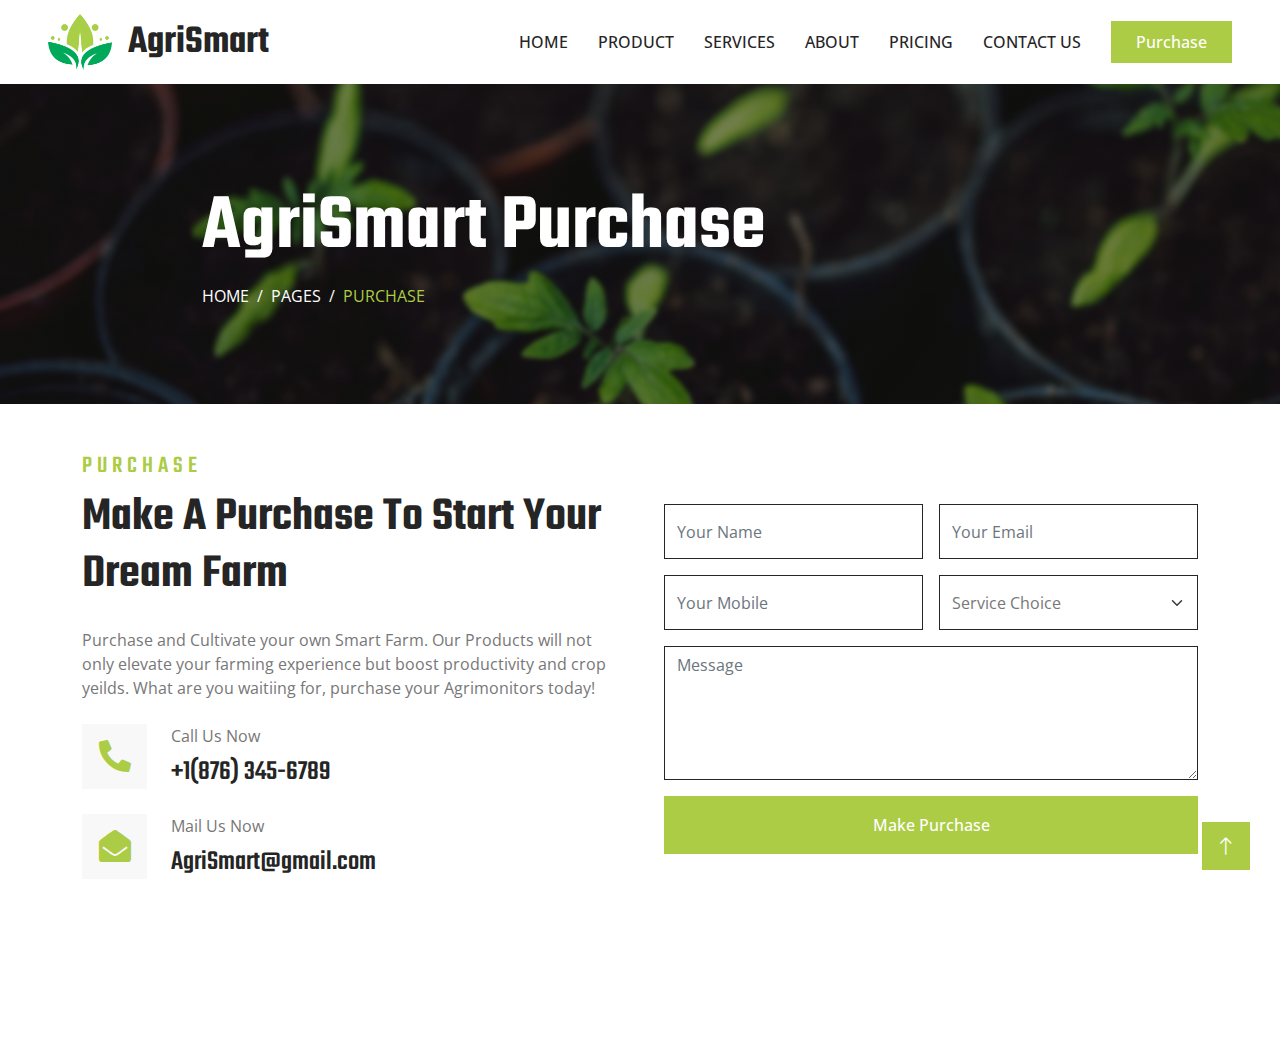
<file: purchase.html>
<!DOCTYPE html>
<html lang="en">

<head>
    <meta charset="utf-8">
    <title>AgriSmart- IoT Smart Farm Solutions</title>
    <meta content="width=device-width, initial-scale=1.0" name="viewport">
    <meta content="" name="keywords">
    <meta content="" name="description">

    <!-- Favicon -->
    <link href="img/favicon.ico" rel="icon">

    <!-- Google Web Fonts -->
    <link rel="preconnect" href="https://fonts.googleapis.com">
    <link rel="preconnect" href="https://fonts.gstatic.com" crossorigin>
    <link href="https://fonts.googleapis.com/css2?family=Open+Sans:wght@400;500;600&family=Teko:wght@400;500;600&display=swap" rel="stylesheet">

    <!-- Icon Font Stylesheet -->
    <link href="https://cdnjs.cloudflare.com/ajax/libs/font-awesome/5.10.0/css/all.min.css" rel="stylesheet">
    <link href="https://cdn.jsdelivr.net/npm/bootstrap-icons@1.4.1/font/bootstrap-icons.css" rel="stylesheet">

    <!-- Libraries Stylesheet -->
    <link href="lib/animate/animate.min.css" rel="stylesheet">
    <link href="lib/owlcarousel/assets/owl.carousel.min.css" rel="stylesheet">
    <link href="lib/tempusdominus/css/tempusdominus-bootstrap-4.min.css" rel="stylesheet" />

    <!-- Customized Bootstrap Stylesheet -->
    <link href="css/bootstrap.min.css" rel="stylesheet">

    <!-- Template Stylesheet -->
    <link href="css/style.css" rel="stylesheet">
</head>

<body>
    <!-- Spinner Start -->
    <div id="spinner" class="show bg-white position-fixed translate-middle w-100 vh-100 top-50 start-50 d-flex align-items-center justify-content-center">
        <div class="spinner-border position-relative " style="width: 6rem; height: 6rem;" role="status"></div>
        <img class="position-absolute top-50 start-50 translate-middle" style=" width: 64px; height: 64px;" src="img/icons/icon-1.png" alt="Icon">
    </div>
    <!-- Spinner End -->

    <!-- Navbar Start -->
    <nav class="navbar navbar-expand-lg bg-white navbar-light sticky-top py-lg-0 px-lg-5 wow fadeIn" data-wow-delay="0.1s">
        <a href="index.html" class="navbar-brand ms-4 ms-lg-0">
            <h1 class="m-0"><img class="me-3" style=" width: 64px; height: 64px; color:black;" src="img/icons/icon-1.png" alt="Icon">AgriSmart</h1>
        </a>
        <button type="button" class="navbar-toggler me-4" data-bs-toggle="collapse" data-bs-target="#navbarCollapse">
            <span class="navbar-toggler-icon"></span>
        </button>
        <div class="collapse navbar-collapse" id="navbarCollapse">
            <div class="navbar-nav ms-auto p-4 p-lg-0">
                <a href="index.html" class="nav-item nav-link">Home</a>
                <a href="product.html" class="nav-item nav-link">Product</a>
                <a href="service.html" class="nav-item nav-link">Services</a>
                <a href="about.html" class="nav-item nav-link">About</a>
                <a href="pricing.html" class="nav-item nav-link">Pricing</a>
                <a href="contact.html" class="nav-item nav-link">Contact Us</a>
            </div>
            <a href="purchase.html" class="btn btn-primary py-2 px-4 d-none d-lg-block">Purchase</a>
        </div>
    </nav>
    <!-- Navbar End -->


    <!-- Page Header Start -->
    <div class="headerimg">
    <div class="container-fluid page-header py-5 mb-5 wow fadeIn" data-wow-delay="0.1s">
        <div class="container py-5">
            <h1 class="display-1 text-white animated slideInDown">AgriSmart Purchase</h1>
            <nav aria-label="breadcrumb animated slideInDown">
                <ol class="breadcrumb text-uppercase mb-0">
                    <li class="breadcrumb-item"><a class="text-white" href="#">Home</a></li>
                    <li class="breadcrumb-item"><a class="text-white" href="#">Pages</a></li>
                    <li class="breadcrumb-item text-primary active" aria-current="page">Purchase</li>
                </ol>
            </nav>
        </div>
    </div>
    </div>
    <!-- Page Header End -->


    <!-- Purchase Start -->
    <div class="container-xxl py-5">
        <div class="container">
            <div class="row g-5">
                <div class="col-lg-6 wow fadeInUp" data-wow-delay="0.1s">
                    <h4 class="section-title">Purchase</h4>
                    <h1 class="display-5 mb-4">Make A Purchase To Start Your Dream Farm</h1>
                    <p class="mb-4">Purchase and Cultivate your own Smart Farm. Our Products will not only elevate your farming experience but boost productivity and crop yeilds. What are you waitiing for, purchase your Agrimonitors today!</p>
                    <div class="row g-4">
                        <div class="col-12">
                            <div class="d-flex">
                                <div class="d-flex flex-shrink-0 align-items-center justify-content-center bg-light" style="width: 65px; height: 65px;">
                                    <i class="fa fa-2x fa-phone-alt text-primary"></i>
                                </div>
                                <div class="ms-4">
                                    <p class="mb-2">Call Us Now</p>
                                    <h3 class="mb-0">+1(876) 345-6789</h3>
                                </div>
                            </div>
                        </div>
                        <div class="col-12">
                            <div class="d-flex">
                                <div class="d-flex flex-shrink-0 align-items-center justify-content-center bg-light" style="width: 65px; height: 65px;">
                                    <i class="fa fa-2x fa-envelope-open text-primary"></i>
                                </div>
                                <div class="ms-4">
                                    <p class="mb-2">Mail Us Now</p>
                                    <h3 class="mb-0">AgriSmart@gmail.com</h3>
                                </div>
                            </div>
                        </div>
                    </div>
                </div>
                <div class="col-lg-6 wow fadeInUp" data-wow-delay="0.5s" style="margin-top: 100px;">
                    <div class="row g-3">
                        <div class="col-12 col-sm-6">
                            <input type="text" class="form-control" placeholder="Your Name" style="height: 55px;">
                        </div>
                        <div class="col-12 col-sm-6">
                            <input type="email" class="form-control" placeholder="Your Email" style="height: 55px;">
                        </div>
                        <div class="col-12 col-sm-6">
                            <input type="text" class="form-control" placeholder="Your Mobile" style="height: 55px;">
                        </div>
                        <div class="col-12 col-sm-6">
                            <select class="form-select" style="height: 55px;">
                                <option selected>Service Choice</option>
                                <option value="1">AgriSmart Basic</option>
                                <option value="2">AgriSmart Pro</option>
                                <option value="3">AgriSmart Enterprise</option>
                            </select>
                        </div>
                        <div class="col-12">
                            <textarea class="form-control" rows="5" placeholder="Message"></textarea>
                        </div>
                        <div class="col-12">
                            <button class="btn btn-primary w-100 py-3" type="submit">Make Purchase</button>
                        </div>
                    </div>
                </div>
            </div>
        </div>
    </div>
    <!-- Purchase End -->
        

    <!-- Footer Start -->
  <div class="container-fluid bg-dark text-body footer pt-5 px-0 wow fadeIn" data-wow-delay="0.1s">
    <div class="container-fluid copyright">
        <div class="container">
            <div class="row">
                <div class="col-md-6 text-center text-md-start mb-3 mb-md-0">
                    &copy; <a href="#">AgriSmart</a>, All Right Reserved.
                </div>
                <div class="col-md-6 text-center text-md-end">
                    Designed By <a>AgriSmart</a>
                </div>
            </div>
        </div>
    </div>
</div>
<!-- Footer End -->


    <!-- Back to Top -->
    <a href="#" class="btn btn-lg btn-primary btn-lg-square back-to-top"><i class="bi bi-arrow-up"></i></a>


    <!-- JavaScript Libraries -->
    <script src="https://code.jquery.com/jquery-3.4.1.min.js"></script>
    <script src="https://cdn.jsdelivr.net/npm/bootstrap@5.0.0/dist/js/bootstrap.bundle.min.js"></script>
    <script src="lib/wow/wow.min.js"></script>
    <script src="lib/easing/easing.min.js"></script>
    <script src="lib/waypoints/waypoints.min.js"></script>
    <script src="lib/counterup/counterup.min.js"></script>
    <script src="lib/owlcarousel/owl.carousel.min.js"></script>
    <script src="lib/tempusdominus/js/moment.min.js"></script>
    <script src="lib/tempusdominus/js/moment-timezone.min.js"></script>
    <script src="lib/tempusdominus/js/tempusdominus-bootstrap-4.min.js"></script>

    <!-- Template Javascript -->
    <script src="js/main.js"></script>
</body>

</html>
</file>
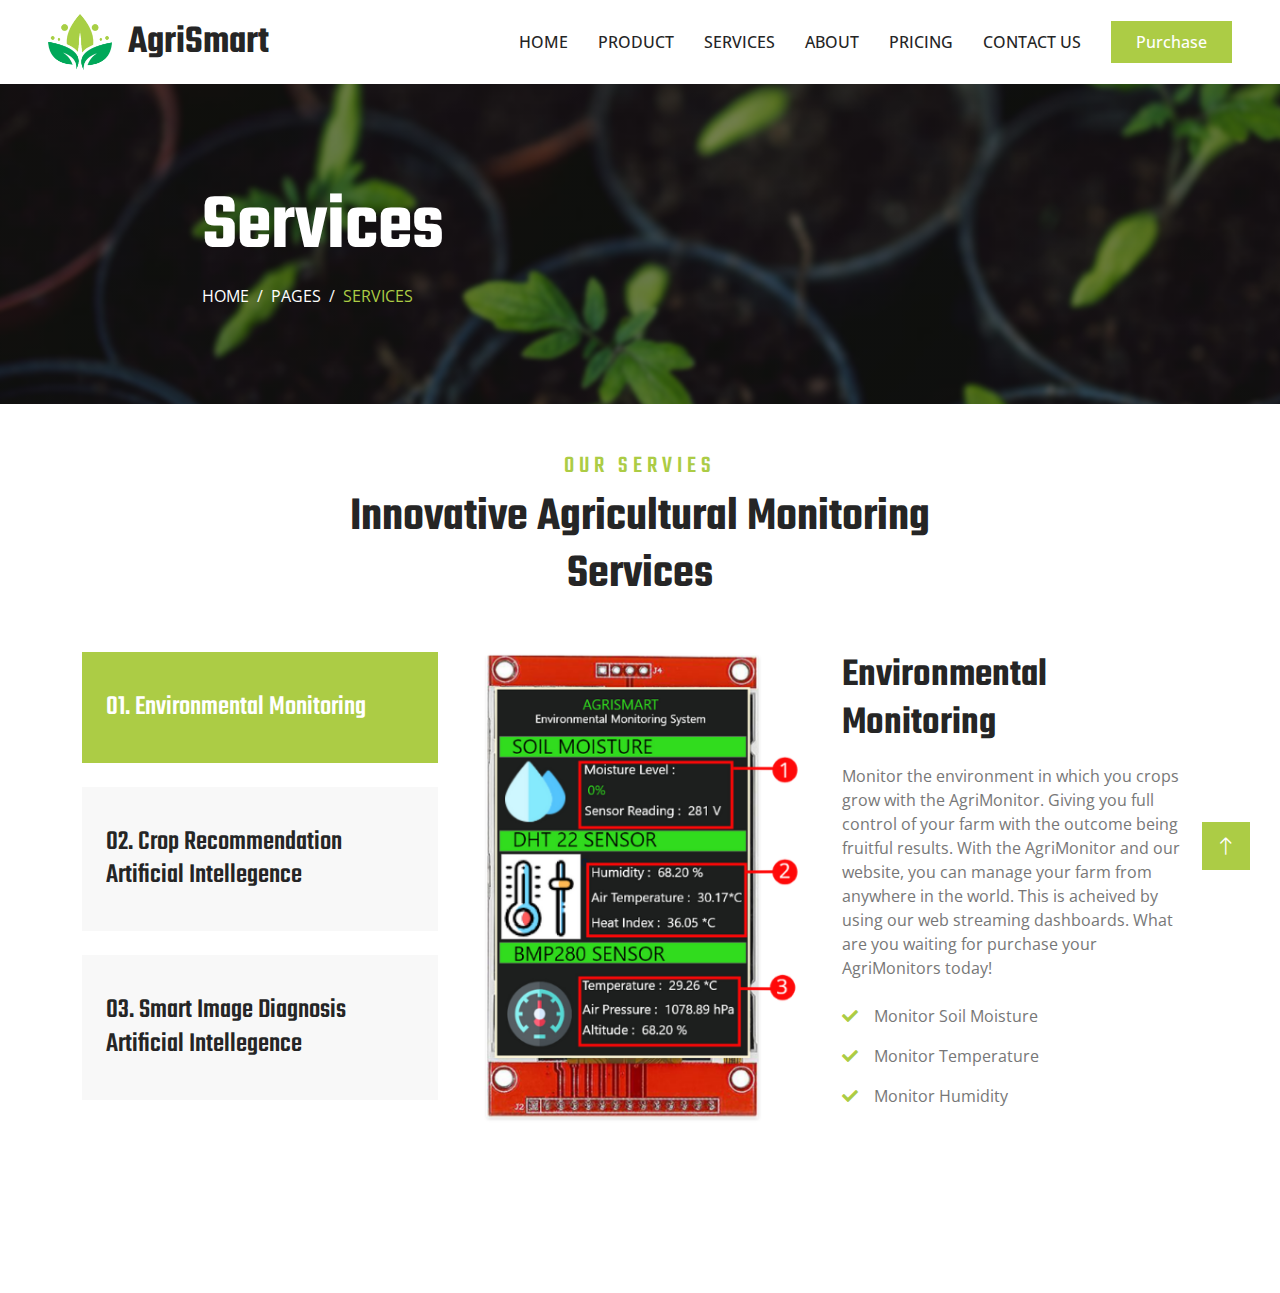
<file: service.html>
<!DOCTYPE html>
<html lang="en">

<head>
    <meta charset="utf-8">
    <title>AgriSmart- IoT Smart Farm Solutions</title>
    <meta content="width=device-width, initial-scale=1.0" name="viewport">
    <meta content="" name="keywords">
    <meta content="" name="description">

    <!-- Favicon -->
    <link href="img/favicon.ico" rel="icon">

    <!-- Google Web Fonts -->
    <link rel="preconnect" href="https://fonts.googleapis.com">
    <link rel="preconnect" href="https://fonts.gstatic.com" crossorigin>
    <link href="https://fonts.googleapis.com/css2?family=Open+Sans:wght@400;500;600&family=Teko:wght@400;500;600&display=swap" rel="stylesheet">

    <!-- Icon Font Stylesheet -->
    <link href="https://cdnjs.cloudflare.com/ajax/libs/font-awesome/5.10.0/css/all.min.css" rel="stylesheet">
    <link href="https://cdn.jsdelivr.net/npm/bootstrap-icons@1.4.1/font/bootstrap-icons.css" rel="stylesheet">

    <!-- Libraries Stylesheet -->
    <link href="lib/animate/animate.min.css" rel="stylesheet">
    <link href="lib/owlcarousel/assets/owl.carousel.min.css" rel="stylesheet">
    <link href="lib/tempusdominus/css/tempusdominus-bootstrap-4.min.css" rel="stylesheet" />

    <!-- Customized Bootstrap Stylesheet -->
    <link href="css/bootstrap.min.css" rel="stylesheet">

    <!-- Template Stylesheet -->
    <link href="css/style.css" rel="stylesheet">
</head>

<body>
    <!-- Spinner Start -->
    <div id="spinner" class="show bg-white position-fixed translate-middle w-100 vh-100 top-50 start-50 d-flex align-items-center justify-content-center">
        <div class="spinner-border position-relative " style="width: 6rem; height: 6rem;" role="status"></div>
        <img class="position-absolute top-50 start-50 translate-middle" style=" width: 64px; height: 64px;" src="img/icons/icon-1.png" alt="Icon">
    </div>
    <!-- Spinner End -->

    <!-- Navbar Start -->
    <nav class="navbar navbar-expand-lg bg-white navbar-light sticky-top py-lg-0 px-lg-5 wow fadeIn" data-wow-delay="0.1s">
        <a href="index.html" class="navbar-brand ms-4 ms-lg-0">
            <h1 class=" m-0"><img class="me-3" style=" width: 64px; height: 64px; color:black;" src="img/icons/icon-1.png" alt="Icon">AgriSmart</h1>
        </a>
        <button type="button" class="navbar-toggler me-4" data-bs-toggle="collapse" data-bs-target="#navbarCollapse">
            <span class="navbar-toggler-icon"></span>
        </button>
        <div class="collapse navbar-collapse" id="navbarCollapse">
            <div class="navbar-nav ms-auto p-4 p-lg-0">
                        <a href="index.html" class="nav-item nav-link">Home</a>
                        <a href="product.html" class="nav-item nav-link">Product</a>
                        <a href="service.html" class="nav-item nav-link">Services</a>
                        <a href="about.html" class="nav-item nav-link">About</a>
                        <a href="pricing.html" class="nav-item nav-link">Pricing</a>
                        <a href="contact.html" class="nav-item nav-link">Contact Us</a>
                    </div>
                    <a href="purchase.html" class="btn btn-primary py-2 px-4 d-none d-lg-block">Purchase</a>
                </div>
    </nav>
    <!-- Navbar End -->


    <!-- Page Header Start -->
    <div class="headerimg">
    <div class="container-fluid page-header py-5 mb-5 wow fadeIn" data-wow-delay="0.1s">
        <div class="container py-5">
            <h1 class="display-1 text-white animated slideInDown">Services</h1>
            <nav aria-label="breadcrumb animated slideInDown">
                <ol class="breadcrumb text-uppercase mb-0">
                    <li class="breadcrumb-item"><a class="text-white" href="#">Home</a></li>
                    <li class="breadcrumb-item"><a class="text-white" href="#">Pages</a></li>
                    <li class="breadcrumb-item text-primary active" aria-current="page">Services</li>
                </ol>
            </nav>
        </div>
    </div>
    </div>
    <!-- Page Header End -->

    <!-- Service Start -->
    <div class="container-xxl project py-5">
        <div class="container">
            <div class="text-center mx-auto mb-5 wow fadeInUp" data-wow-delay="0.1s" style="max-width: 600px;">
                <h4 class="section-title">Our Servies</h4>
                <h1 class="display-5 mb-4">Innovative Agricultural Monitoring Services</h1>
            </div>
            <div class="row g-4 wow fadeInUp" data-wow-delay="0.3s">
                <div class="col-lg-4">
                    <div class="nav nav-pills d-flex justify-content-between w-100 h-100 me-4">
                        <button class="nav-link w-100 d-flex align-items-center text-start p-4 mb-4 active" data-bs-toggle="pill" data-bs-target="#tab-pane-1" type="button">
                            <h3 class="m-0">01. Environmental Monitoring</h3>
                        </button>
                        <button class="nav-link w-100 d-flex align-items-center text-start p-4 mb-4" data-bs-toggle="pill" data-bs-target="#tab-pane-2" type="button">
                            <h3 class="m-0">02. Crop Recommendation Artificial Intellegence</h3>
                        </button>
                        <button class="nav-link w-100 d-flex align-items-center text-start p-4 mb-4" data-bs-toggle="pill" data-bs-target="#tab-pane-3" type="button">
                            <h3 class="m-0">03. Smart Image Diagnosis Artificial Intellegence</h3>
                        </button>
                    </div>
                </div>
                <div class="col-lg-8">
                    <div class="tab-content w-100">
                        <div class="tab-pane fade show active" id="tab-pane-1">
                            <div class="row g-4">
                                <div class="col-md-6" style="min-height: 350px;">
                                    <div class="position-relative h-100">
                                        <img class="position-absolute img-fluid w-100 h-100" src="img/monitor.png"
                                            style="object-fit: cover;" alt="">
                                    </div>
                                </div>
                                <div class="col-md-6">
                                    <h1 class="mb-3">Environmental Monitoring</h1>
                                    <p class="mb-4">Monitor the environment in which you crops grow with the AgriMonitor. Giving you full control of your farm with the outcome being fruitful results. With the AgriMonitor and our website, you can manage your farm from anywhere in the world. This is acheived by using our web streaming dashboards. What are you waiting for purchase your AgriMonitors today!</p>
                                    <p><i class="fa fa-check text-primary me-3"></i>Monitor Soil Moisture</p>
                                    <p><i class="fa fa-check text-primary me-3"></i>Monitor Temperature</p>
                                    <p><i class="fa fa-check text-primary me-3"></i>Monitor Humidity</p>
                                </div>
                            </div>
                        </div>
                        <div class="tab-pane fade" id="tab-pane-2">
                            <div class="row g-4">
                                <div class="col-md-6" style="min-height: 350px;">
                                    <div class="position-relative h-100">
                                        <img class="position-absolute img-fluid w-100 h-100" src="img/AI-2.jpeg"
                                            style="object-fit: cover;" alt="">
                                    </div>
                                </div>
                                <div class="col-md-6">
                                    <h1 class="mb-3">Crop Recommendation AI</h1>
                                    <p class="mb-4">Our crop recommendation artificial intellegence gives farmers a good idea as to what environment a crop grows best in. Dont know what crop to grow in your area? use our Crop Recommender to tell you the exact crop you need.
                                        </p>
                                    <p><i class="fa fa-check text-primary me-3"></i>Makes Farming Easier</p>
                                    <p><i class="fa fa-check text-primary me-3"></i>Crop Recommendations</p>
                                </div>
                            </div>
                        </div>
                        <div class="tab-pane fade" id="tab-pane-3">
                            <div class="row g-4">
                                <div class="col-md-6" style="min-height: 350px;">
                                    <div class="position-relative h-100">
                                        <img class="position-absolute img-fluid w-100 h-100" src="img/AI-1.jpg"
                                            style="object-fit: cover;" alt="">
                                    </div>
                                </div>
                                <div class="col-md-6">
                                    <h1 class="mb-3"> Smart Image Diagnosis AI</h1>
                                    <p class="mb-4">Our smart image diagnosis artificial intellegence gives farmers the oppurtunity to diagnose crops with a disease early. Dont know what is causing your crop to wither? use our Smart Image Diagnosis AI to identify your crops diseases and give you treatment methods.</p>
                                    <p><i class="fa fa-check text-primary me-3"></i>Diagnosis Crops with Image</p>
                                    <p><i class="fa fa-check text-primary me-3"></i>List Symptoms</p>
                                    <p><i class="fa fa-check text-primary me-3"></i>Gives Treatment Methods</p>
                                </div>
                            </div>
                        </div>
                    </div>
                </div>
            </div>
        </div>
    </div>
    <!-- Service End -->

     <!-- Footer Start -->
  <div class="container-fluid bg-dark text-body footer pt-5 px-0 wow fadeIn" data-wow-delay="0.1s">
    <div class="container-fluid copyright">
        <div class="container">
            <div class="row">
                <div class="col-md-6 text-center text-md-start mb-3 mb-md-0">
                    &copy; <a href="#">AgriSmart</a>, All Right Reserved.
                </div>
                <div class="col-md-6 text-center text-md-end">
                    Designed By <a>AgriSmart</a>
                </div>
            </div>
        </div>
    </div>
</div>
<!-- Footer End -->


    <!-- Back to Top -->
    <a href="#" class="btn btn-lg btn-primary btn-lg-square back-to-top"><i class="bi bi-arrow-up"></i></a>


    <!-- JavaScript Libraries -->
    <script src="https://code.jquery.com/jquery-3.4.1.min.js"></script>
    <script src="https://cdn.jsdelivr.net/npm/bootstrap@5.0.0/dist/js/bootstrap.bundle.min.js"></script>
    <script src="lib/wow/wow.min.js"></script>
    <script src="lib/easing/easing.min.js"></script>
    <script src="lib/waypoints/waypoints.min.js"></script>
    <script src="lib/counterup/counterup.min.js"></script>
    <script src="lib/owlcarousel/owl.carousel.min.js"></script>
    <script src="lib/tempusdominus/js/moment.min.js"></script>
    <script src="lib/tempusdominus/js/moment-timezone.min.js"></script>
    <script src="lib/tempusdominus/js/tempusdominus-bootstrap-4.min.js"></script>

    <!-- Template Javascript -->
    <script src="js/main.js"></script>
</body>

</html>
</file>
<file: css/style.css>
/********** Template CSS **********/
:root {
    --primary: #accc45;
    --light: #F8F8F8;
    --dark: #252525;
}

h1,
h2,
.h1,
.h2,
.fw-bold {
    font-weight: 600 !important;
}

h3,
h4,
.h3,
.h4,
.fw-medium {
    font-weight: 500 !important;
}

h5,
h6,
.h5,
.h6,
.fw-normal {
    font-weight: 400 !important;
}

.back-to-top {
    position: fixed;
    display: none;
    right: 30px;
    bottom: 30px;
    z-index: 99;
}


/*** Spinner ***/
#spinner {
    opacity: 0;
    visibility: hidden;
    transition: opacity .5s ease-out, visibility 0s linear .5s;
    z-index: 99999;
}

#spinner.show {
    transition: opacity .5s ease-out, visibility 0s linear 0s;
    visibility: visible;
    opacity: 1;
}


/*** Button ***/
.btn {
    font-weight: 500;
    transition: .5s;
}

.btn.btn-primary,
.btn.btn-secondary {
    color: #FFFFFF;
}

.btn-square {
    width: 38px;
    height: 38px;
}

.btn-sm-square {
    width: 32px;
    height: 32px;
}

.btn-lg-square {
    width: 48px;
    height: 48px;
}

.btn-square,
.btn-sm-square,
.btn-lg-square {
    padding: 0;
    display: flex;
    align-items: center;
    justify-content: center;
    font-weight: normal;
}

.btn-outline-body {
    color: var(--primary);
    border-color: #777777;
}

.btn-outline-body:hover {
    color: #FFFFFF;
    background: var(--primary);
    border-color: var(--primary);
}


/*** Navbar ***/
.navbar .dropdown-toggle::after {
    border: none;
    content: "\f107";
    font-family: "Font Awesome 5 Free";
    font-weight: 900;
    vertical-align: middle;
    margin-left: 8px;
}

.navbar .navbar-nav .nav-link {
    margin-right: 30px;
    padding: 30px 0;
    color: var(--dark);
    font-weight: 500;
    text-transform: uppercase;
    outline: none;
}

.navbar .navbar-nav .nav-link:hover,
.navbar .navbar-nav .nav-link.active {
    color: var(--primary);
}

.navbar.sticky-top {
    top: -100px;
    transition: .5s;
}

@media (max-width: 991.98px) {
    .navbar .navbar-nav .nav-link {
        margin-right: 0;
        padding: 10px 0;
    }

    .navbar .navbar-nav {
        border-top: 1px solid #EEEEEE;
    }
}

@media (min-width: 992px) {
    .navbar .nav-item .dropdown-menu {
        display: block;
        visibility: hidden;
        top: 100%;
        transform: rotateX(-75deg);
        transform-origin: 0% 0%;
        transition: .5s;
        opacity: 0;
    }

    .navbar .nav-item:hover .dropdown-menu {
        transform: rotateX(0deg);
        visibility: visible;
        transition: .5s;
        opacity: 1;
    }
}


/*** Header ***/
.owl-carousel-inner {
    position: absolute;
    width: 100%;
    height: 100%;
    top: 0;
    left: 0;
    display: flex;
    align-items: center;
    background: rgba(0, 0, 0, .5);
}

@media (max-width: 768px) {
    .header-carousel .owl-carousel-item {
        position: relative;
        min-height: 500px;
    }

    .header-carousel .owl-carousel-item img {
        position: absolute;
        width: 100%;
        height: 100%;
        object-fit: cover;
    }

    .header-carousel .owl-carousel-item p {
        font-size: 16px !important;
    }
}

.header-carousel .owl-dots {
    position: absolute;
    width: 60px;
    height: 100%;
    top: 0;
    right: 30px;
    display: flex;
    flex-direction: column;
    align-items: center;
    justify-content: center;
}

.header-carousel .owl-dots .owl-dot {
    position: relative;
    width: 45px;
    height: 45px;
    margin: 5px 0;
    background: var(--dark);
    transition: .5s;
}

.header-carousel .owl-dots .owl-dot.active {
    width: 60px;
    height: 60px;
}

.header-carousel .owl-dots .owl-dot img {
    position: absolute;
    width: 100%;
    height: 100%;
    object-fit: cover;
    padding: 2px;
    transition: .5s;
    opacity: .3;
}

.header-carousel .owl-dots .owl-dot.active img {
    opacity: 1;
}

.page-header {
    background: linear-gradient(rgba(0, 0, 0, .5), rgba(0, 0, 0, .5)), url(../img/carousel-1.png) center center no-repeat;
    background-size: cover;
}

.breadcrumb-item+.breadcrumb-item::before {
    color: var(--light);
}

.headerimg{
    background-image: linear-gradient(rgba(0, 0, 0, 0.381), rgba(0, 0, 0, 0.381)), url(../img/heading.jpg);
    width: 1519px;
    height: 320px;
}


/*** Section Title ***/
.section-title {
    color: var(--primary);
    font-weight: 600;
    letter-spacing: 5px;
    text-transform: uppercase;
}

/*** About & Feature ***/
.about-img,
.feature-img {
    position: relative;
    height: 100%;
    min-height: 400px;
}

.about-img img,
.feature-img img {
    position: absolute;
    width: 60%;
    height: 80%;
    object-fit: cover;
}

.about-img img:last-child,
.feature-img img:last-child {
    margin: 20% 0 0 40%;
}

.about-img::before,
.feature-img::before {
    position: absolute;
    content: "";
    width: 60%;
    height: 80%;
    top: 10%;
    left: 20%;
    border: 5px solid var(--primary);
    z-index: -1;
}

/*** Service ***/
.project .nav .nav-link {
    background: var(--light);
    transition: .5s;
}

.project .nav .nav-link.active {
    background: var(--primary);
}

.project .nav .nav-link.active h3 {
    color: #FFFFFF !important;
}


/*** Team ***/
.team-items {
    margin: -.75rem;
}

.team-item {
    padding: .75rem;
}

.team-item::after {
    position: absolute;
    content: "";
    width: 100%;
    height: 0;
    top: 0;
    left: 0;
    background: #FFFFFF;
    transition: .5s;
    z-index: -1;
}

.team-item:hover::after {
    height: 100%;
    background: var(--primary);
}

.team-item .team-social {
    position: absolute;
    width: 100%;
    bottom: -20px;
    left: 0;
}

.team-item .team-social .btn {
    display: inline-flex;
    margin: 0 2px;
    color: var(--primary);
    background: var(--light);
}

.team-item .team-social .btn:hover {
    color: #FFFFFF;
    background: var(--primary);
}


/*** Footer ***/
.footer .copyright {
    padding: 25px 0;
    font-size: 15px;
    border-top: 1px solid rgba(256, 256, 256, .1);
}

.footer .copyright a {
    color: var(--light);
}

.footer .copyright a:hover {
    color: var(--primary);
}

/*** Background ***/
.bg-1{
    background-image: url(../img/bg-1.png);
    background-repeat:no-repeat;
    width: 1500px;
    height: 769px;
}
.bg-2{
    background-image: url(../img/bg-2.png);
    background-repeat:no-repeat;
    width: 1500px;
    height: 786px;
}
</file>
